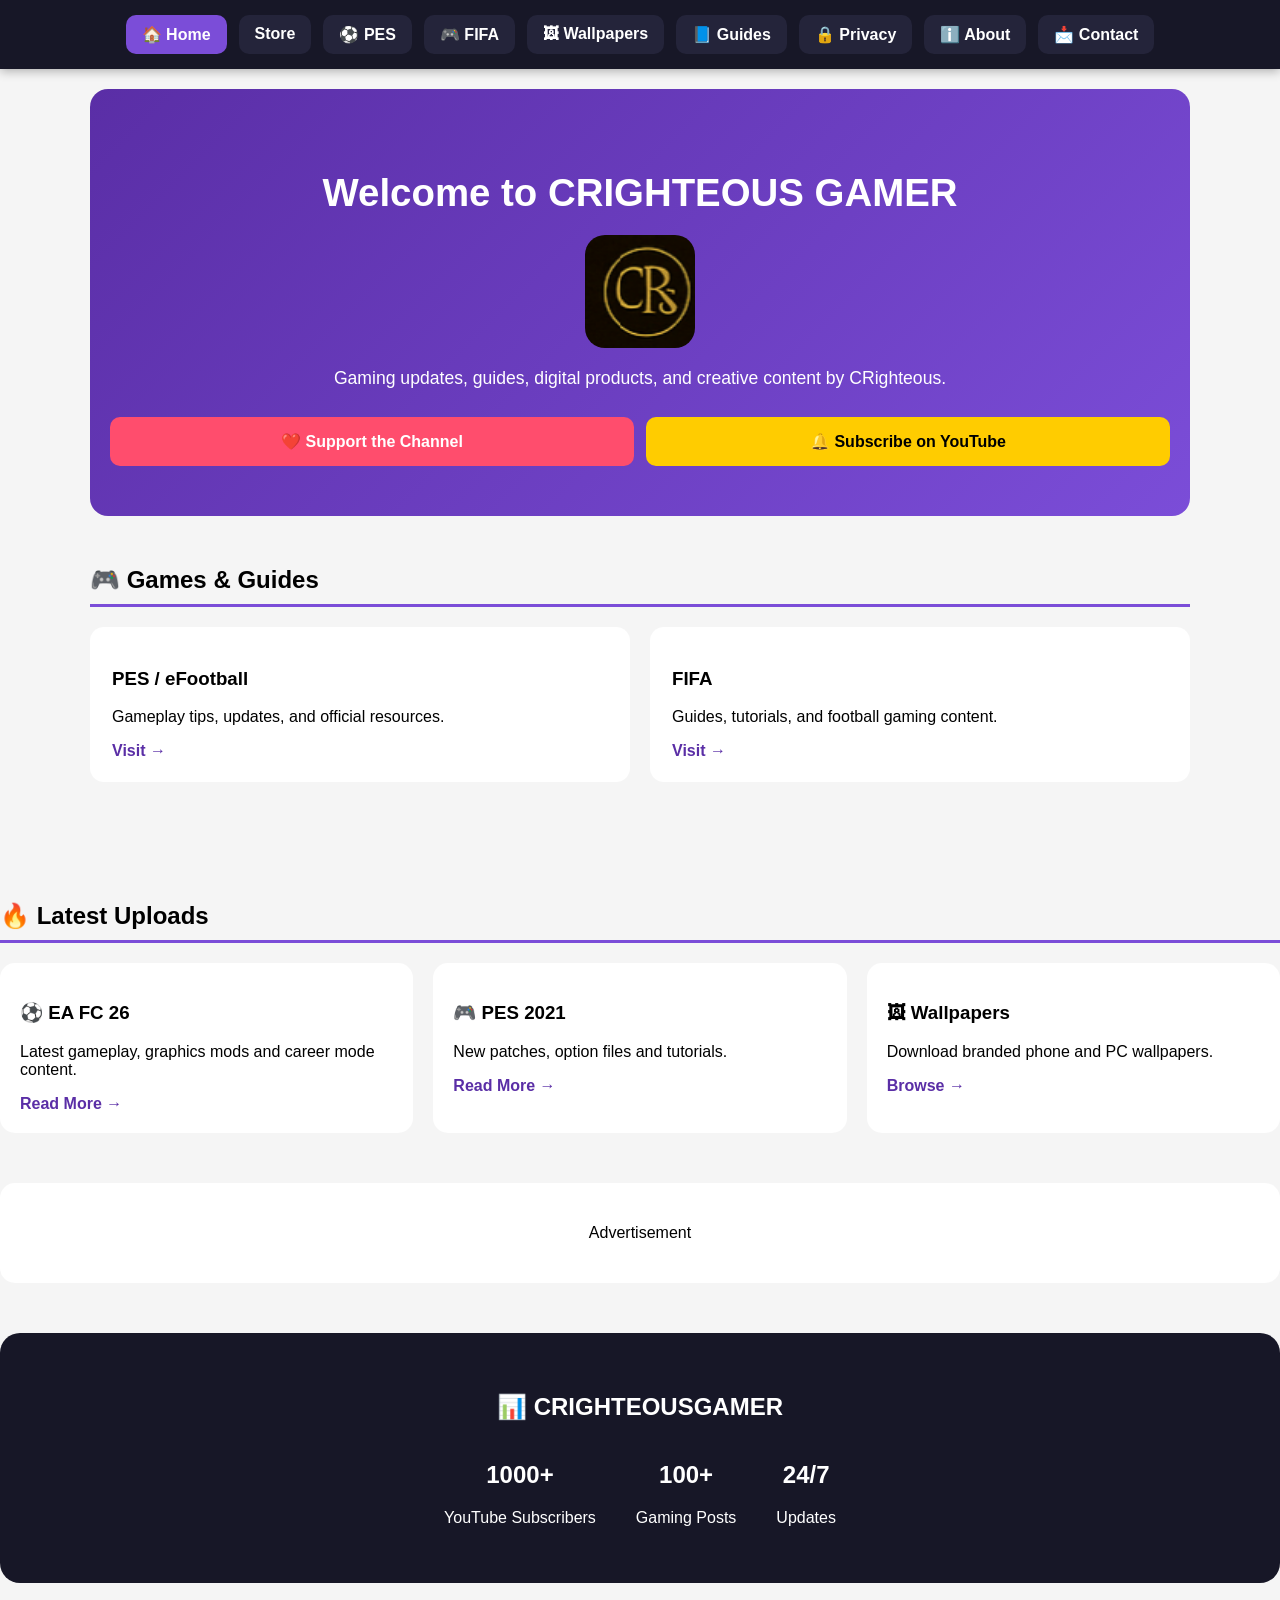
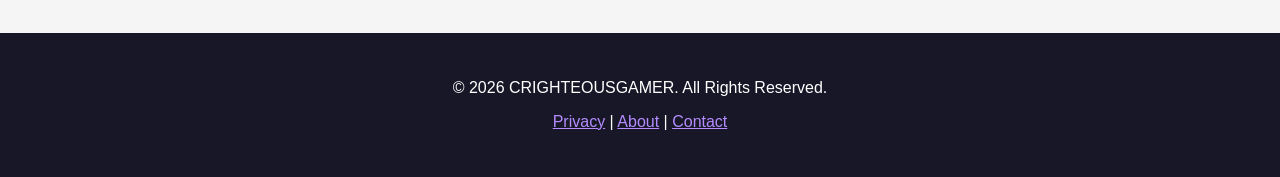
<file: index.html>
<!DOCTYPE html>
<html lang="en">
<head>
  <meta charset="UTF-8">
  <meta name="viewport" content="width=device-width, initial-scale=1.0">
  <title>CRIGHTEOUSGAMER</title>
  <script async src="https://pagead2.googlesyndication.com/pagead/js/adsbygoogle.js?client=ca-pub-1427502108171227"
     crossorigin="anonymous"></script>
</head>

<body style="margin:0;background:#f5f5f5;font-family:Arial,Helvetica,sans-serif;">

  <!-- NAVIGATION MENU -->
<div style="
background:#171727;
padding:15px 10px;
display:flex;
justify-content:center;
flex-wrap:wrap;
gap:12px;
position:sticky;
top:0;
z-index:1000;
box-shadow:0 2px 10px rgba(0,0,0,0.3);
">

  <a href="index.html" style="
  color:white;
  text-decoration:none;
  background:#7b4dd8;
  padding:10px 16px;
  border-radius:10px;
  font-weight:bold;
  ">
  🏠 Home
  </a>
<a href="/Store/" Style="
  color:white;
  text-decoration:none;
  background:#24243a;
  padding:10px 16px;
  border-radius:10px;
  font-weight:bold;
">Store
</a>
  <a href="pes.html" style="
  color:white;
  text-decoration:none;
  background:#24243a;
  padding:10px 16px;
  border-radius:10px;
  font-weight:bold;
  ">
  ⚽ PES
  </a>

  <a href="fifa.html" style="
  color:white;
  text-decoration:none;
  background:#24243a;
  padding:10px 16px;
  border-radius:10px;
  font-weight:bold;
  ">
  🎮 FIFA
  </a>

  <a href="wallpapers.html" style="
  color:white;
  text-decoration:none;
  background:#24243a;
  padding:10px 16px;
  border-radius:10px;
  font-weight:bold;
  ">
  🖼 Wallpapers
  </a>

  <a href="guides.html" style="
  color:white;
  text-decoration:none;
  background:#24243a;
  padding:10px 16px;
  border-radius:10px;
  font-weight:bold;
  ">
  📘 Guides
  </a>

  <a href="privacy.html" style="
  color:white;
  text-decoration:none;
  background:#24243a;
  padding:10px 16px;
  border-radius:10px;
  font-weight:bold;
  ">
  🔒 Privacy
  </a>

  <a href="about.html" style="
  color:white;
  text-decoration:none;
  background:#24243a;
  padding:10px 16px;
  border-radius:10px;
  font-weight:bold;
  ">
  ℹ️ About
  </a>
  <a href="contact.html" style="
color:white;
text-decoration:none;
background:#24243a;
padding:10px 16px;
border-radius:10px;
font-weight:bold;
">
📩 Contact
  </a>

</div>

</div>
  <!-- MAIN CONTENT -->
  <div style="max-width:1100px;margin:auto;padding:20px">

    <!-- HERO -->
    <section style="background:linear-gradient(135deg,#5a2ea6,#7b4dd8);padding:50px 20px;border-radius:18px;text-align:center;color:white">

      <h1 style="font-size:2.4em;margin-bottom:10px">
        Welcome to CRIGHTEOUS GAMER
      </h1>

      <!-- LOGO -->
      <img src="logo.png"
           alt="Logo"
           style="width:110px;
                  border-radius:20px;
                  margin:20px auto;
                  display:block;">

      <p style="font-size:1.1em;max-width:700px;margin:0 auto 28px">
        Gaming updates, guides, digital products,
        and creative content by CRighteous.
      </p>

      <div style="display:flex;flex-wrap:wrap;justify-content:center;gap:12px">

        <a href="https://patreon.com/Crighteousgamer"
           target="_blank"
           style="flex:1 1 240px;
                  padding:15px;
                  background:#ff4d6d;
                  color:white;
                  text-decoration:none;
                  border-radius:10px;
                  font-weight:bold">

          ❤️ Support the Channel

        </a>

        <a href="https://www.youtube.com/@crighteous"
           target="_blank"
           style="flex:1 1 240px;
                  padding:15px;
                  background:#ffcc00;
                  color:black;
                  text-decoration:none;
                  border-radius:10px;
                  font-weight:bold">

          🔔 Subscribe on YouTube

        </a>

      </div>

    </section>

    <!-- GAMES -->
    <section style="margin:50px 0">

      <h2 style="border-bottom:3px solid #7b4dd8;padding-bottom:10px">
        🎮 Games & Guides
      </h2>

      <div style="display:flex;flex-wrap:wrap;gap:20px;margin-top:20px">

        <div style="flex:1 1 300px;background:white;padding:22px;border-radius:14px">

          <h3>PES / eFootball</h3>

          <p>
            Gameplay tips, updates, and official resources.
          </p>

          <a href="pes.html"
             style="font-weight:bold;color:#5a2ea6;text-decoration:none">

            Visit →

          </a>

        </div>

        <div style="flex:1 1 300px;background:white;padding:22px;border-radius:14px">

          <h3>FIFA</h3>

          <p>
            Guides, tutorials, and football gaming content.
          </p>

          <a href="fifa.html"
             style="font-weight:bold;color:#5a2ea6;text-decoration:none">

            Visit →

          </a>

        </div>

      </div>

    </section>

  </div>

</body>
</html>
<section style="margin:50px 0">

<h2 style="border-bottom:3px solid #7b4dd8;padding-bottom:10px">
🔥 Latest Uploads
</h2>

<div style="display:flex;flex-wrap:wrap;gap:20px;margin-top:20px">

<div style="flex:1 1 300px;background:white;padding:20px;border-radius:15px;">
<h3>⚽ EA FC 26</h3>
<p>Latest gameplay, graphics mods and career mode content.</p>
<a href="fifa.html" style="color:#5a2ea6;font-weight:bold;text-decoration:none;">Read More →</a>
</div>

<div style="flex:1 1 300px;background:white;padding:20px;border-radius:15px;">
<h3>🎮 PES 2021</h3>
<p>New patches, option files and tutorials.</p>
<a href="pes.html" style="color:#5a2ea6;font-weight:bold;text-decoration:none;">Read More →</a>
</div>

<div style="flex:1 1 300px;background:white;padding:20px;border-radius:15px;">
<h3>🖼 Wallpapers</h3>
<p>Download branded phone and PC wallpapers.</p>
<a href="wallpapers.html" style="color:#5a2ea6;font-weight:bold;text-decoration:none;">Browse →</a>
</div>

</div>

</section>
<section style="margin:40px 0;background:white;padding:25px;border-radius:15px;text-align:center;">

<p>Advertisement</p>

<!-- Google AdSense code goes here -->

</section>

<section style="margin:50px 0;background:#171727;color:white;padding:40px;border-radius:20px;text-align:center;">

<h2>📊 CRIGHTEOUSGAMER</h2>

<div style="display:flex;justify-content:center;gap:40px;flex-wrap:wrap;margin-top:20px;">

<div>
<h2>1000+</h2>
<p>YouTube Subscribers</p>
</div>

<div>
<h2>100+</h2>
<p>Gaming Posts</p>
</div>

<div>
<h2>24/7</h2>
<p>Updates</p>
</div>

</div>

</section>
<footer style="background:#171727;color:white;text-align:center;padding:30px;margin-top:50px;">

<p>© 2026 CRIGHTEOUSGAMER. All Rights Reserved.</p>

<p>
<a href="privacy.html" style="color:#b58cff;">Privacy</a> |
<a href="about.html" style="color:#b58cff;">About</a> |
<a href="contact.html" style="color:#b58cff;">Contact</a>
</p>

</footer>
</file>
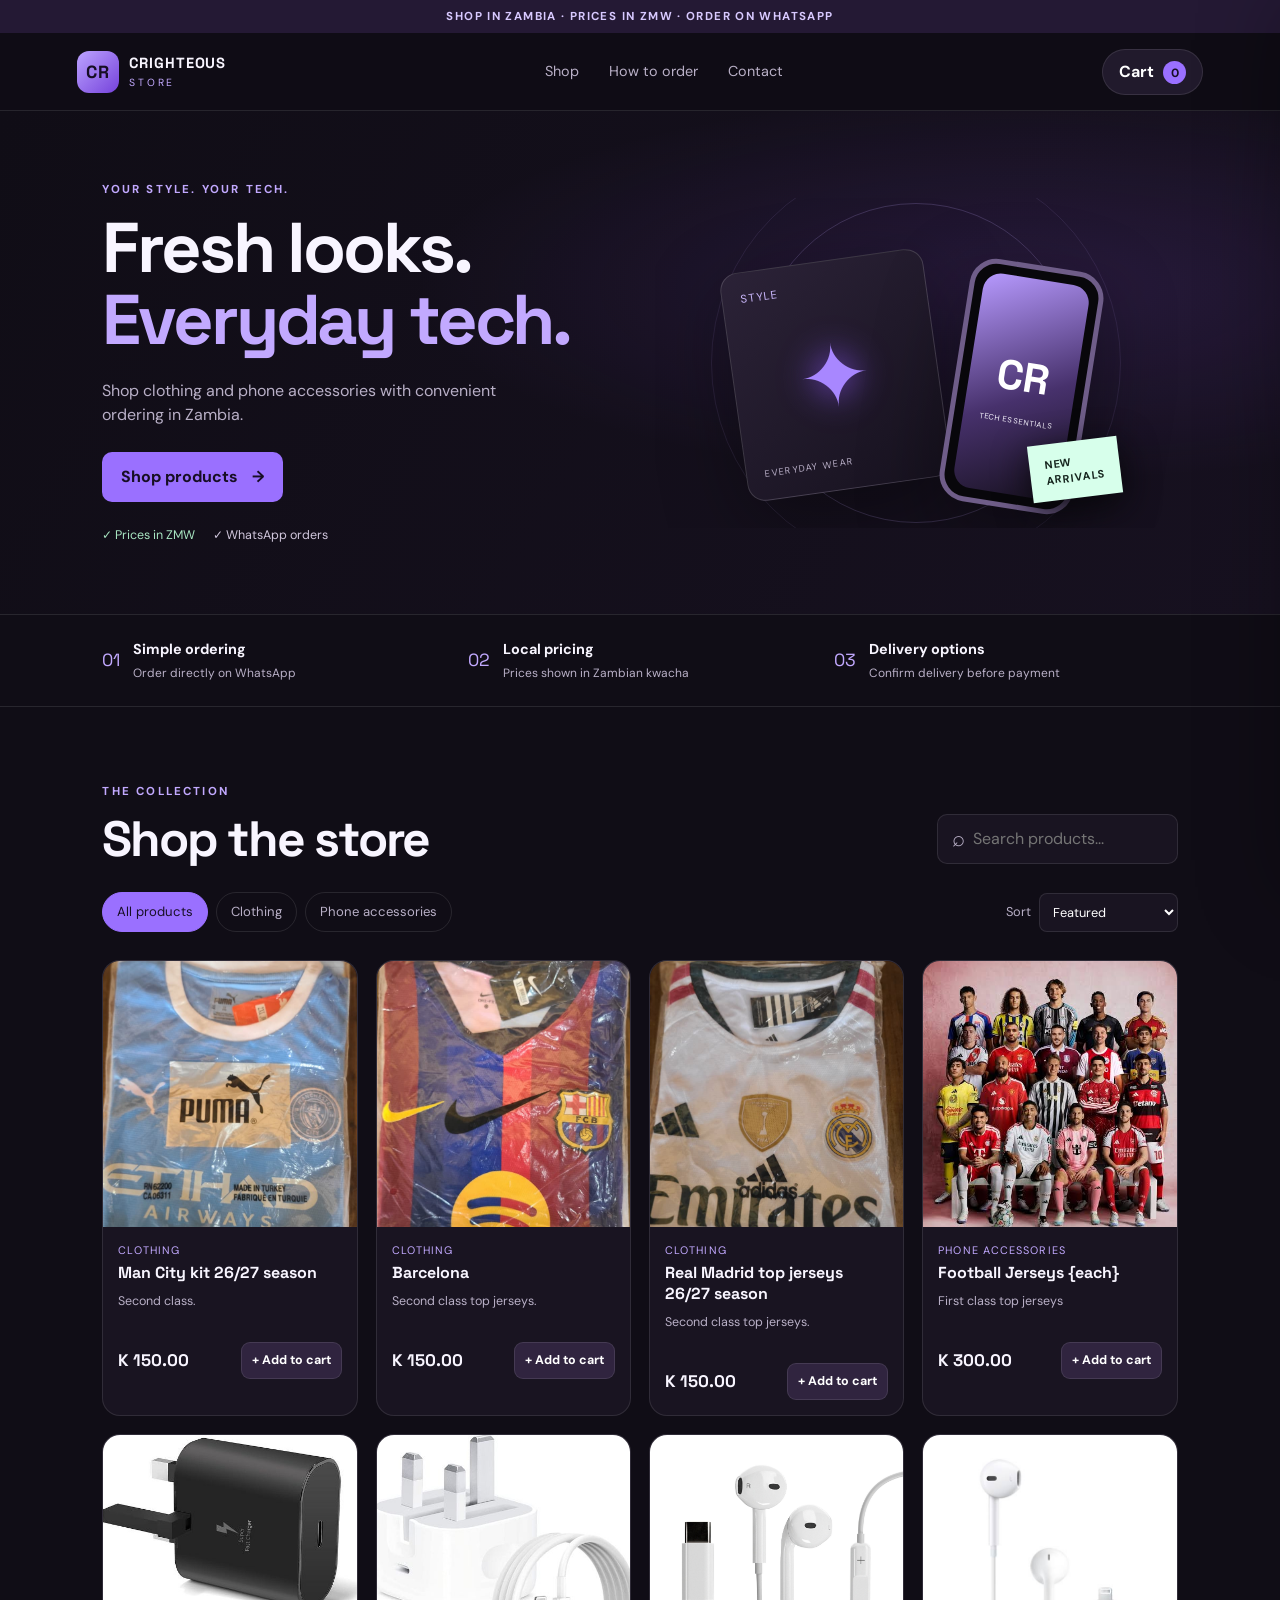
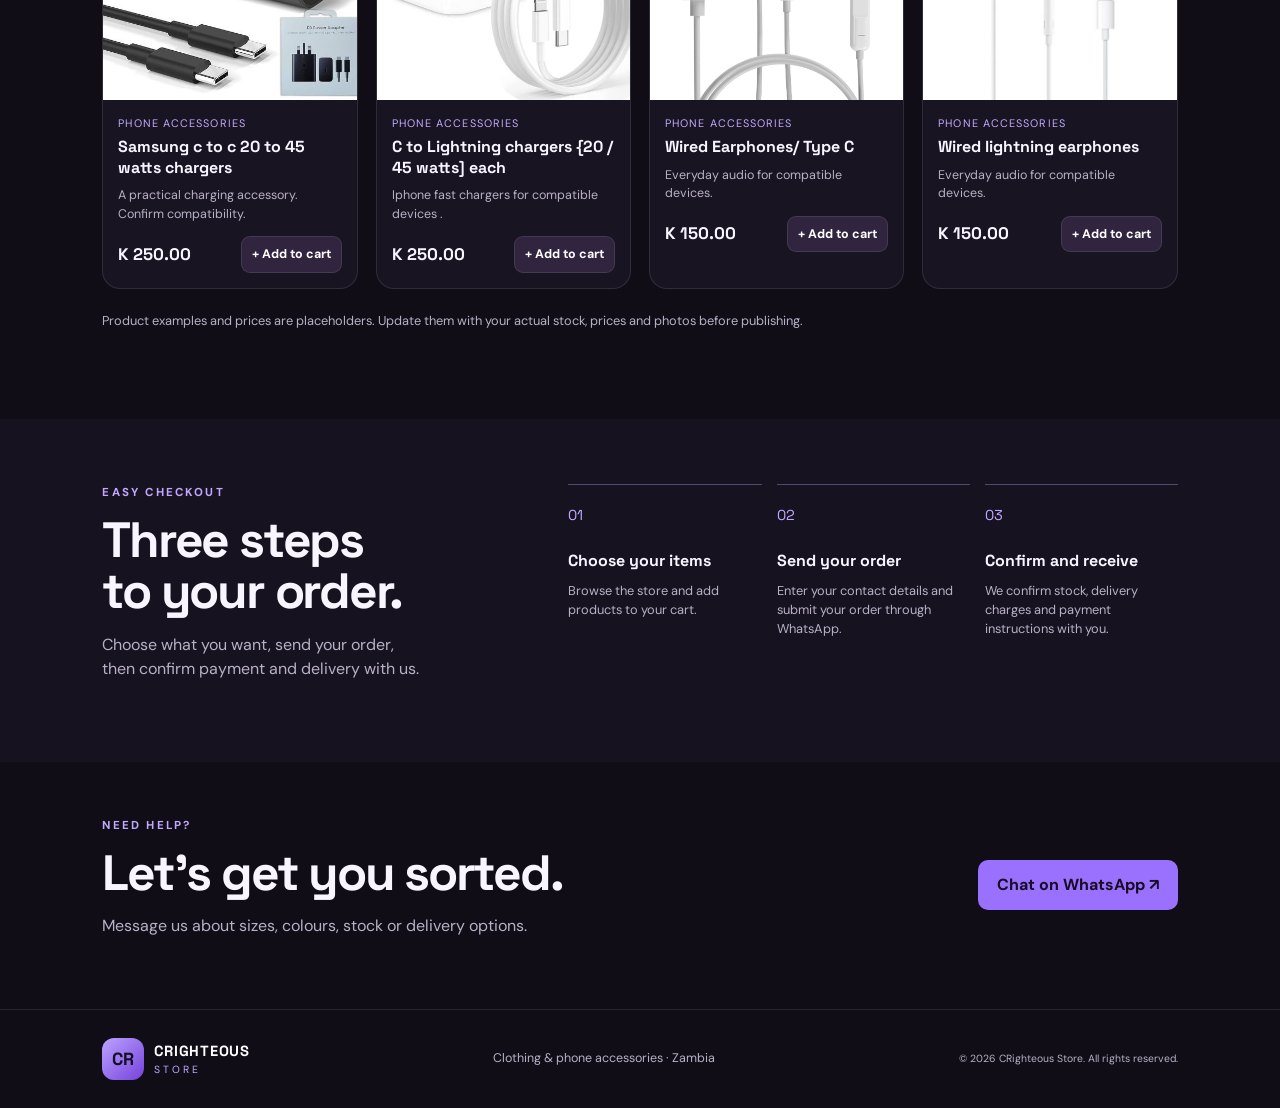
<file: Store/index.html>
<!doctype html>
<html lang="en">
<head>
  <meta charset="utf-8">
  <meta name="viewport" content="width=device-width, initial-scale=1">
  <meta name="theme-color" content="#171222">
  <meta name="description" content="Shop clothing and phone accessories in Zambia at CRighteous Store.">
  <title>CRighteous Store | Clothing & Phone Accessories</title>
  <link rel="stylesheet" href="styles.css">
</head>
<body>
  <div class="announcement">SHOP IN ZAMBIA · PRICES IN ZMW · ORDER ON WHATSAPP</div>
  <header class="site-header">
    <a class="brand" href="index.html" aria-label="CRighteous Store home">
      <span class="brand-mark">CR</span>
      <span><strong>CRIGHTEOUS</strong><small>STORE</small></span>
    </a>
    <nav class="main-nav" aria-label="Main navigation">
      <a href="#shop">Shop</a>
      <a href="#how-to-order">How to order</a>
      <a href="#contact">Contact</a>
    </nav>
    <button class="cart-button" id="open-cart" type="button" aria-label="Open shopping cart">
      Cart <span id="cart-count">0</span>
    </button>
  </header>

  <main>
    <section class="hero">
      <div class="hero-content">
        <p class="eyebrow">YOUR STYLE. YOUR TECH.</p>
        <h1>Fresh looks.<br><span>Everyday tech.</span></h1>
        <p>Shop clothing and phone accessories with convenient ordering in Zambia.</p>
        <a class="primary-button" href="#shop">Shop products <span aria-hidden="true">→</span></a>
        <div class="hero-points"><span>✓ Prices in ZMW</span><span>✓ WhatsApp orders</span></div>
      </div>
      <div class="hero-art" aria-label="Fashion and tech store graphic">
        <div class="orbit orbit-one"></div><div class="orbit orbit-two"></div>
        <div class="art-card art-shirt"><span>STYLE</span><div class="shirt-icon">✦</div><small>EVERYDAY WEAR</small></div>
        <div class="art-card art-phone"><div class="phone-screen"><span>CR</span><i>TECH ESSENTIALS</i></div></div>
        <div class="art-tag">NEW<br>ARRIVALS</div>
      </div>
    </section>

    <section class="trust-strip" aria-label="Store features">
      <div><span>01</span><p><strong>Simple ordering</strong><small>Order directly on WhatsApp</small></p></div>
      <div><span>02</span><p><strong>Local pricing</strong><small>Prices shown in Zambian kwacha</small></p></div>
      <div><span>03</span><p><strong>Delivery options</strong><small>Confirm delivery before payment</small></p></div>
    </section>

    <section class="shop-section" id="shop">
      <div class="section-heading">
        <div><p class="eyebrow">THE COLLECTION</p><h2>Shop the store</h2></div>
        <label class="search-box"><span class="sr-only">Search products</span><span aria-hidden="true">⌕</span><input id="search-input" type="search" placeholder="Search products..."></label>
      </div>
      <div class="shop-controls">
        <div class="category-tabs" role="group" aria-label="Filter products">
          <button class="category-tab active" data-category="All" type="button">All products</button>
          <button class="category-tab" data-category="Clothing" type="button">Clothing</button>
          <button class="category-tab" data-category="Phone accessories" type="button">Phone accessories</button>
        </div>
        <label class="sort-label">Sort
          <select id="sort-select">
            <option value="featured">Featured</option>
            <option value="low-high">Price: low to high</option>
            <option value="high-low">Price: high to low</option>
            <option value="name">Name A–Z</option>
          </select>
        </label>
      </div>
      <div class="product-grid" id="product-grid" aria-live="polite"></div>
      <p class="empty-state" id="empty-state" hidden>No products match your search. Try another word.</p>
      <p class="stock-note">Product examples and prices are placeholders. Update them with your actual stock, prices and photos before publishing.</p>
    </section>

    <section class="how-section" id="how-to-order">
      <div class="how-intro"><p class="eyebrow">EASY CHECKOUT</p><h2>Three steps<br>to your order.</h2><p>Choose what you want, send your order, then confirm payment and delivery with us.</p></div>
      <div class="steps">
        <article><span>01</span><h3>Choose your items</h3><p>Browse the store and add products to your cart.</p></article>
        <article><span>02</span><h3>Send your order</h3><p>Enter your contact details and submit your order through WhatsApp.</p></article>
        <article><span>03</span><h3>Confirm and receive</h3><p>We confirm stock, delivery charges and payment instructions with you.</p></article>
      </div>
    </section>

    <section class="contact-section" id="contact">
      <div><p class="eyebrow">NEED HELP?</p><h2>Let's get you sorted.</h2><p>Message us about sizes, colours, stock or delivery options.</p></div>
      <a class="primary-button" id="contact-whatsapp" href="#" target="_blank" rel="noopener">Chat on WhatsApp ↗</a>
    </section>
  </main>

  <footer class="site-footer">
    <a class="brand footer-brand" href="#"><span class="brand-mark">CR</span><span><strong>CRIGHTEOUS</strong><small>STORE</small></span></a>
    <p>Clothing & phone accessories · Zambia</p>
    <small>© <span id="year"></span> CRighteous Store. All rights reserved.</small>
  </footer>

  <div class="cart-backdrop" id="cart-backdrop" hidden></div>
  <aside class="cart-drawer" id="cart-drawer" aria-label="Shopping cart" aria-hidden="true">
    <div class="cart-header"><div><p class="eyebrow">YOUR SELECTION</p><h2>Your cart</h2></div><button id="close-cart" class="icon-button" type="button" aria-label="Close cart">×</button></div>
    <div class="cart-items" id="cart-items"></div>
    <div class="cart-bottom">
      <div class="cart-total"><span>Subtotal</span><strong id="cart-subtotal">K0</strong></div>
      <p>Delivery charges and final stock confirmation are handled with you before payment.</p>
      <button class="primary-button full-button" id="checkout-button" type="button">Continue to checkout →</button>
      <button class="text-button" id="continue-shopping" type="button">Continue shopping</button>
    </div>
  </aside>

  <dialog id="checkout-dialog" class="checkout-dialog">
    <form id="checkout-form">
      <div class="dialog-header"><div><p class="eyebrow">ALMOST THERE</p><h2>Order details</h2></div><button class="icon-button" id="close-checkout" type="button" aria-label="Close checkout">×</button></div>
      <p class="form-note">Your order will open in WhatsApp for you to send. Nothing is paid automatically on this website.</p>
      <label>Full name<input name="customerName" autocomplete="name" required maxlength="100" placeholder="Your name"></label>
      <label>Phone number<input name="phone" autocomplete="tel" type="tel" required maxlength="30" placeholder="+260..."></label>
      <label>Delivery area / address<textarea name="address" required maxlength="400" rows="2" placeholder="Town, area and delivery details"></textarea></label>
      <label>Preferred payment
        <select name="payment" required>
          <option value="MTN MoMo">MTN MoMo</option>
          <option value="Airtel Money">Airtel Money</option>
          <option value="Zamtel Kwacha">Zamtel Kwacha</option>
          <option value="Cash on delivery / collection (if available)">Cash on delivery / collection (if available)</option>
          <option value="Ask me about payment options">Ask me about payment options</option>
        </select>
      </label>
      <label>Extra notes (optional)<textarea name="notes" maxlength="300" rows="2" placeholder="Size, colour, or other requests"></textarea></label>
      <div class="dialog-total"><span>Cart subtotal</span><strong id="checkout-subtotal">K0</strong></div>
      <button class="primary-button full-button" type="submit">Send order on WhatsApp ↗</button>
      <p class="privacy-note">Only submit details you are comfortable sharing with the store.</p>
    </form>
  </dialog>
  <div class="toast" id="toast" role="status" aria-live="polite"></div>
  <script src="products.js"></script>
  <script src="script.js"></script>
</body>
</html>
</file>
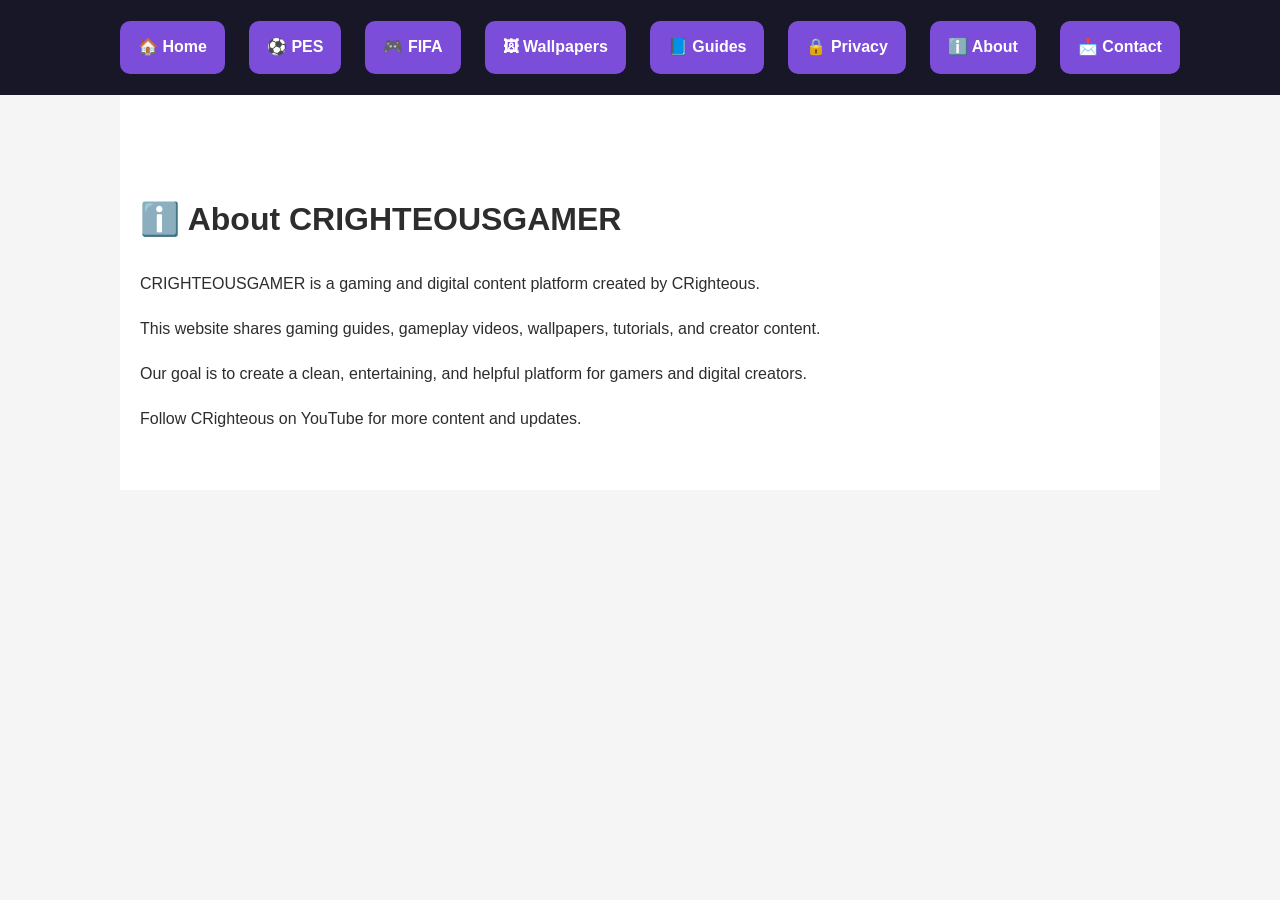
<file: about.html>
<!DOCTYPE html>
<html>
<head>
  <title>About - CRIGHTEOUSGAMER</title>

  <meta name="viewport" content="width=device-width, initial-scale=1.0">

  <style>

    body{
      margin:0;
      background:#f5f5f5;
      font-family:Arial,Helvetica,sans-serif;
      color:#2d2d2d;
      line-height:1.8;
    }

    .btn{
      display:inline-block;
      margin:6px;
      background:#7b4dd8;
      color:white;
      padding:12px 18px;
      border-radius:10px;
      text-decoration:none;
      font-weight:bold;
    }

  </style>

</head>

<body>

<!-- MENU -->
<div style="
background:#171727;
padding:15px 10px;
display:flex;
justify-content:center;
flex-wrap:wrap;
gap:12px;
position:fixed;
top:0;
left:0;
width:100%;
z-index:1000;
">

  <a href="index.html" class="btn">🏠 Home</a>
  <a href="pes.html" class="btn">⚽ PES</a>
  <a href="fifa.html" class="btn">🎮 FIFA</a>
  <a href="wallpapers.html" class="btn">🖼 Wallpapers</a>
  <a href="guides.html" class="btn">📘 Guides</a>
  <a href="privacy.html" class="btn">🔒 Privacy</a>
  <a href="about.html" class="btn">ℹ️ About</a>
  <a href="contact.html" class="btn">📩 Contact</a>

</div>

<!-- CONTENT -->
<div style="max-width:1000px;margin:auto;padding:170px 20px 40px 20px;background:white">

  <h1>ℹ️ About CRIGHTEOUSGAMER</h1>

  <p>
    CRIGHTEOUSGAMER is a gaming and digital content platform
    created by CRighteous.
  </p>

  <p>
    This website shares gaming guides,
    gameplay videos, wallpapers,
    tutorials, and creator content.
  </p>

  <p>
    Our goal is to create a clean,
    entertaining, and helpful platform
    for gamers and digital creators.
  </p>

  <p>
    Follow CRighteous on YouTube
    for more content and updates.
  </p>

</div>

</body>
</html>
</file>
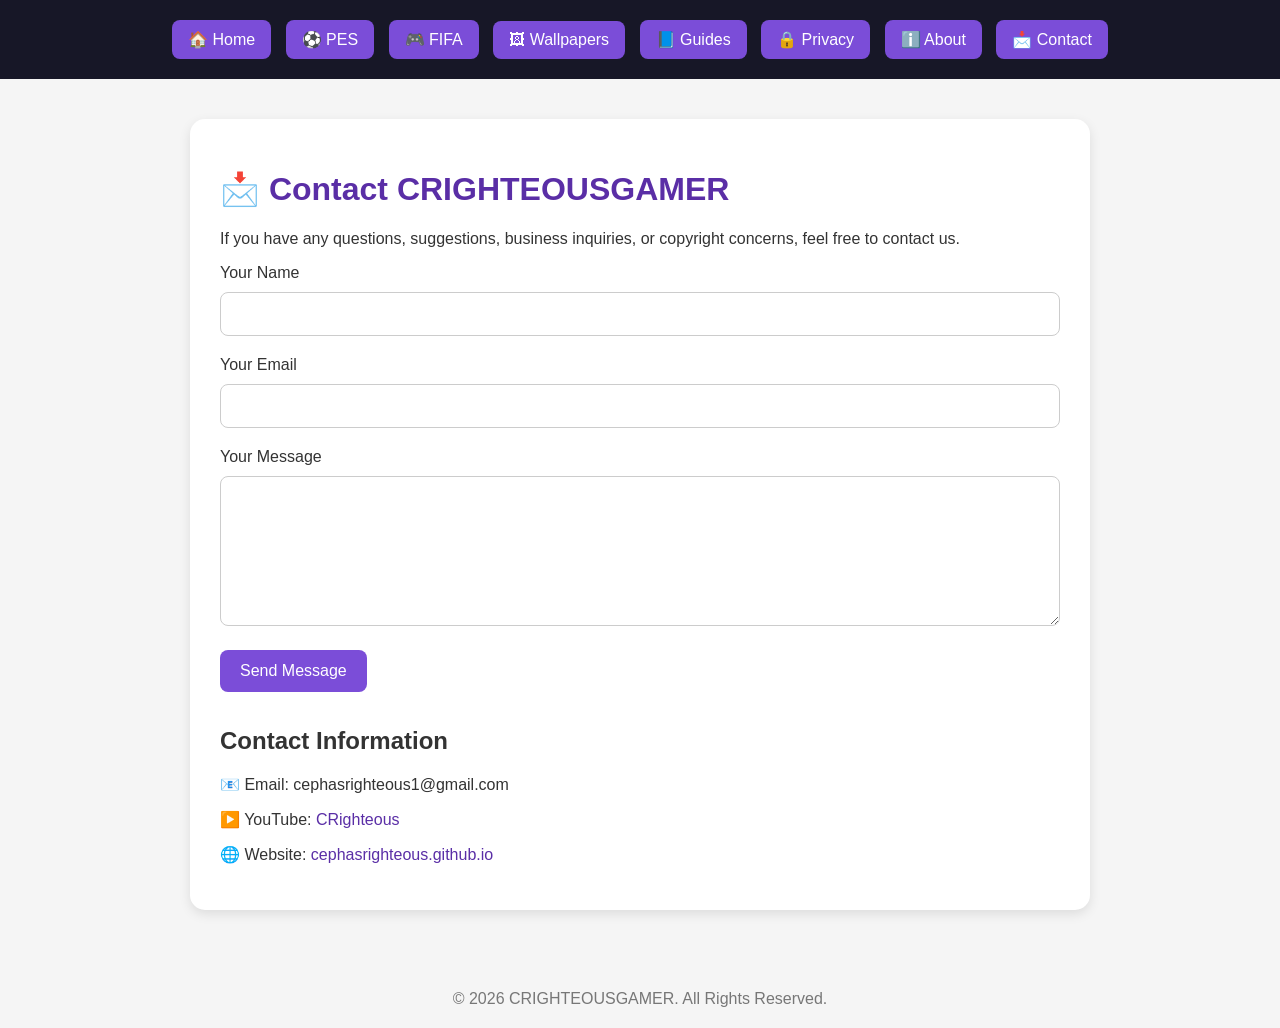
<file: contact.html>
<!DOCTYPE html>
<html lang="en">
<head>
<meta charset="UTF-8">
<meta name="viewport" content="width=device-width, initial-scale=1.0">
<title>Contact - CRIGHTEOUSGAMER</title>

<style>

body{
    margin:0;
    font-family:Arial,Helvetica,sans-serif;
    background:#f5f5f5;
    color:#333;
}

.nav{
    background:#171727;
    padding:15px;
    text-align:center;
    position:sticky;
    top:0;
}

.nav a{
    display:inline-block;
    margin:5px;
    padding:10px 16px;
    background:#7b4dd8;
    color:#fff;
    text-decoration:none;
    border-radius:8px;
}

.nav a:hover{
    background:#5a2ea6;
}

.container{
    max-width:900px;
    margin:auto;
    padding:40px 20px;
}

.card{
    background:#fff;
    border-radius:15px;
    padding:30px;
    box-shadow:0 4px 12px rgba(0,0,0,.1);
}

h1{
    color:#5a2ea6;
}

input,
textarea{
    width:100%;
    padding:12px;
    margin:10px 0 20px;
    border:1px solid #ccc;
    border-radius:8px;
    font-size:16px;
    box-sizing:border-box;
}

textarea{
    height:150px;
}

button{
    background:#7b4dd8;
    color:white;
    border:none;
    padding:12px 20px;
    border-radius:8px;
    cursor:pointer;
    font-size:16px;
}

button:hover{
    background:#5a2ea6;
}

.info{
    margin-top:35px;
}

.info a{
    color:#5a2ea6;
    text-decoration:none;
}

.footer{
    text-align:center;
    color:#777;
    margin:40px 0 20px;
}

</style>
</head>

<body>

<div class="nav">

<a href="index.html">🏠 Home</a>
<a href="pes.html">⚽ PES</a>
<a href="fifa.html">🎮 FIFA</a>
<a href="wallpapers.html">🖼 Wallpapers</a>
<a href="guides.html">📘 Guides</a>
<a href="privacy.html">🔒 Privacy</a>
<a href="about.html">ℹ️ About</a>
<a href="contact.html">📩 Contact</a>

</div>

<div class="container">

<div class="card">

<h1>📩 Contact CRIGHTEOUSGAMER</h1>

<p>
If you have any questions, suggestions, business inquiries, or copyright concerns, feel free to contact us.
</p>

<form action="mailto:YOUR_EMAIL@gmail.com" method="post" enctype="text/plain">

<label>Your Name</label>
<input type="text" name="Name" required>

<label>Your Email</label>
<input type="email" name="Email" required>

<label>Your Message</label>
<textarea name="Message" required></textarea>

<button type="submit">Send Message</button>

</form>

<div class="info">

<h2>Contact Information</h2>

<p>📧 Email: cephasrighteous1@gmail.com</p>

<p>▶️ YouTube:
<a href="https://www.youtube.com/@CRighteous" target="_blank">
CRighteous
</a>
</p>

<p>🌐 Website:
<a href="https://cephasrighteous.github.io" target="_blank">
cephasrighteous.github.io
</a>
</p>

</div>

</div>

</div>

<div class="footer">
© 2026 CRIGHTEOUSGAMER. All Rights Reserved.
</div>

</body>
</html>
</file>
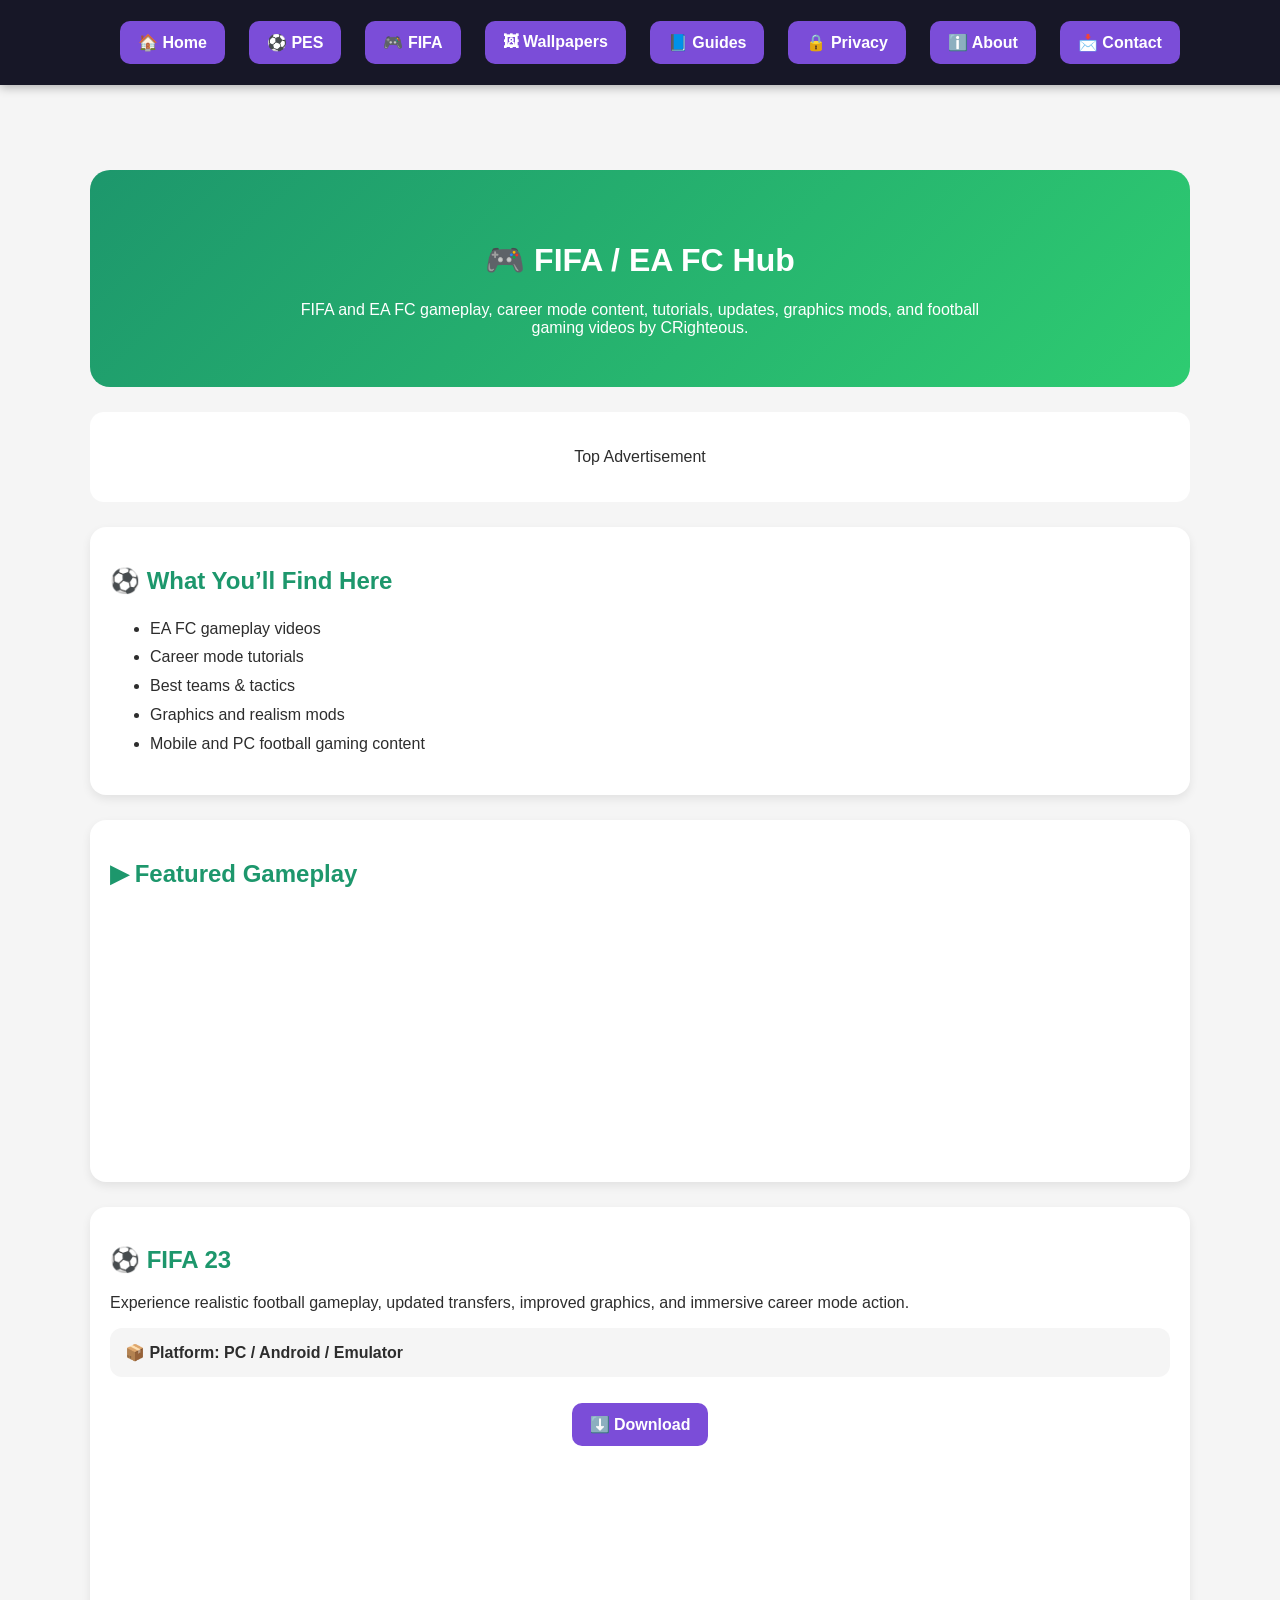
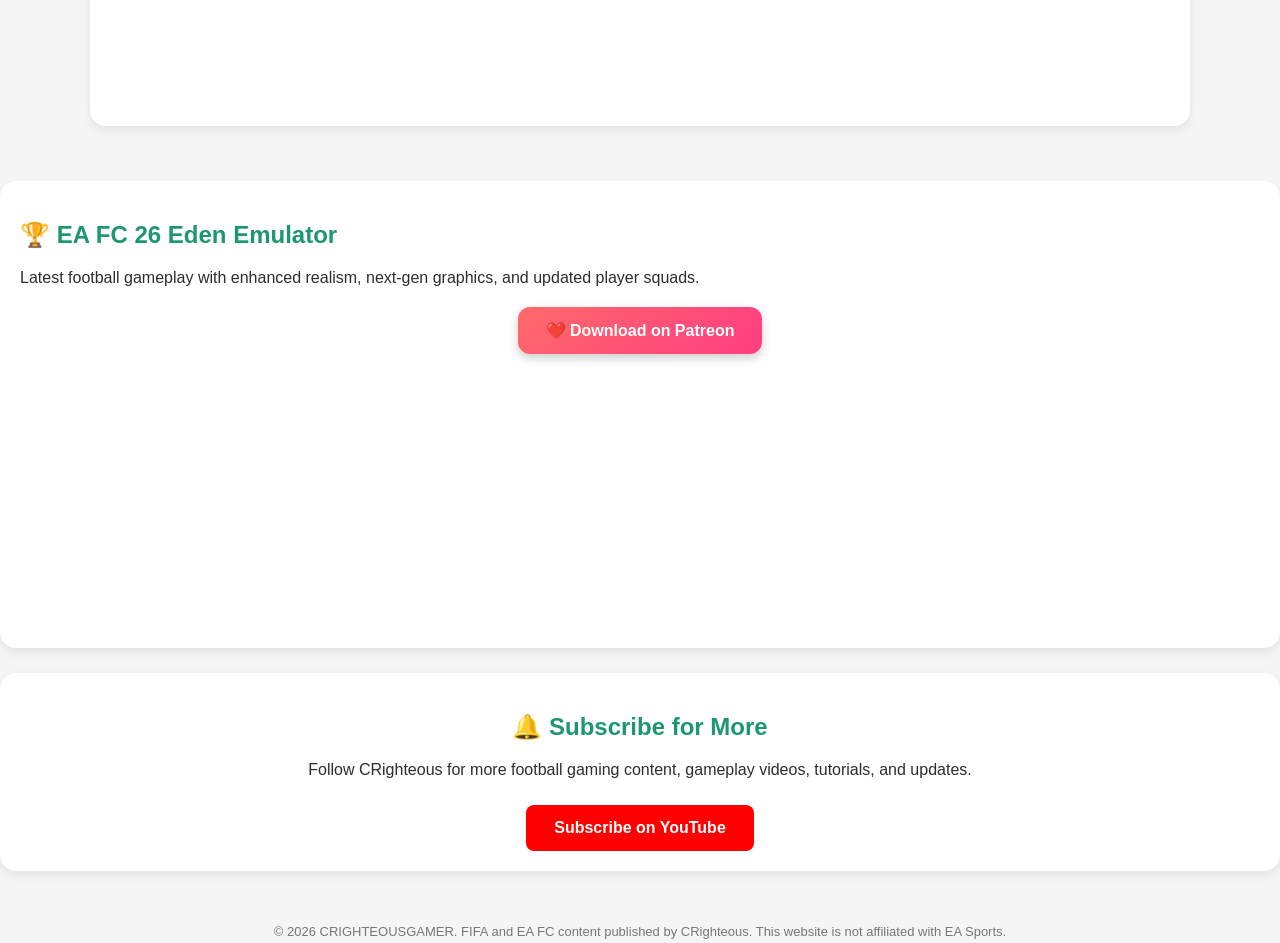
<file: fifa.html>
<!DOCTYPE html>
<html>
<head>
  <title>FIFA - CRIGHTEOUSGAMER</title>

  <meta name="viewport" content="width=device-width, initial-scale=1.0">

  <style>

    body{
      margin:0;
      background:#f5f5f5;
      font-family:Arial,Helvetica,sans-serif;
      color:#2d2d2d;
    }

    .btn{
      display:inline-block;
      margin:6px;
      background:#7b4dd8;
      color:white;
      padding:12px 18px;
      border-radius:10px;
      text-decoration:none;
      font-weight:bold;
    }

    .card{
      background:white;
      border-radius:16px;
      padding:20px;
      margin-top:25px;
      box-shadow:0 4px 10px rgba(0,0,0,0.08);
    }

  </style>

</head>

<body>

<!-- NAVIGATION MENU -->
<div style="
background:#171727;
padding:15px 10px;
display:flex;
justify-content:center;
flex-wrap:wrap;
gap:12px;
position:fixed;
top:0;
left:0;
width:100%;
z-index:1000;
box-shadow:0 2px 10px rgba(0,0,0,0.3);
">

  <a href="index.html" class="btn">🏠 Home</a>
  <a href="pes.html" class="btn">⚽ PES</a>
  <a href="fifa.html" class="btn">🎮 FIFA</a>
  <a href="wallpapers.html" class="btn">🖼 Wallpapers</a>
  <a href="guides.html" class="btn">📘 Guides</a>
  <a href="privacy.html" class="btn">🔒 Privacy</a>
  <a href="about.html" class="btn">ℹ️ About</a>
  <a href="contact.html" class="btn">📩 Contact</a>

</div>

<!-- MAIN CONTENT -->
<div style="max-width:1100px;margin:auto;padding:170px 20px 30px 20px">

  <!-- HERO -->
  <div style="
  background:linear-gradient(135deg,#1d976c,#2ecc71);
  padding:50px 20px;
  border-radius:20px;
  text-align:center;
  color:white;
  ">

    <h1>🎮 FIFA / EA FC Hub</h1>

    <p style="max-width:700px;margin:auto">
      FIFA and EA FC gameplay, career mode content,
      tutorials, updates, graphics mods, and football gaming videos by CRighteous.
    </p>

  </div>

  <!-- TOP AD -->
  <div style="
  margin:25px 0;
  background:white;
  padding:20px;
  border-radius:14px;
  text-align:center;
  ">

    <!-- ADSENSE CODE HERE -->

    <p>Top Advertisement</p>

  </div>

  <!-- WHAT YOU'LL FIND -->
  <div class="card">

    <h2 style="color:#1d976c">
      ⚽ What You’ll Find Here
    </h2>

    <ul style="line-height:1.8">
      <li>EA FC gameplay videos</li>
      <li>Career mode tutorials</li>
      <li>Best teams & tactics</li>
      <li>Graphics and realism mods</li>
      <li>Mobile and PC football gaming content</li>
    </ul>

  </div>

  <!-- FEATURED VIDEO -->
  <div class="card">

    <h2 style="color:#1d976c">
      ▶ Featured Gameplay
    </h2>

    <div style="
    margin-top:20px;
    border-radius:14px;
    overflow:hidden;
    ">

      <iframe
        width="100%"
        height="250"
        src="https://www.youtube.com/embed/YOUR_VIDEO_ID"
        title="YouTube video player"
        frameborder="0"
        allowfullscreen>
      </iframe>

    </div>

  </div>

  <!-- FIFA 23 -->
  <div class="card">

    <h2 style="color:#1d976c">
      ⚽ FIFA 23
    </h2>

    <p>
      Experience realistic football gameplay,
      updated transfers, improved graphics,
      and immersive career mode action.
    </p>

    <div style="
    margin-top:15px;
    background:#f5f5f5;
    padding:15px;
    border-radius:12px;
    font-weight:bold;
    ">

      📦 Platform: PC / Android / Emulator

    </div>

    <div style="
    margin-top:20px;
    text-align:center;
    ">

      <a class="btn"
         href="#">

         ⬇️ Download

      </a>

    </div>

     <iframe
        width="100%"
        height="250"
        src="https://www.youtube.com/embed/1GDm9B3I-fI"
        title="YouTube video player"
        frameborder="0"
        allowfullscreen>
      </iframe>

    </div>

    
  </div>

  <!-- EA FC -->
  <div class="card">

    <h2 style="color:#1d976c">
      🏆 EA FC 26 Eden Emulator 
    </h2>

    <p>
      Latest football gameplay with enhanced realism,
      next-gen graphics, and updated player squads.

           <div style="
margin-top:20px;
text-align:center;
">

  <a href="https://www.patreon.com/Crighteousgamer"
     target="_blank"
     style="
     display:inline-block;
     padding:14px 28px;
     background:linear-gradient(135deg,#ff6a6a,#ff3d81);
     color:white;
     font-weight:bold;
     text-decoration:none;
     border-radius:12px;
     box-shadow:0 4px 10px rgba(0,0,0,0.2);
     ">

     ❤️ Download on Patreon

  </a>

           </div>
    
 <div style="
margin-top:20px;
border-radius:14px;
overflow:hidden;
">

  <iframe
    width="100%"
    height="250"
    src="https://www.youtube.com/embed/LbLRxFvwInE"
    title="YouTube video player"
    frameborder="0"
    allowfullscreen>
  </iframe>

 </div>

  </div>

  <!-- SUBSCRIBE -->
  <div class="card" style="text-align:center">

    <h2 style="color:#1d976c">
      🔔 Subscribe for More
    </h2>

    <p>
      Follow CRighteous for more football gaming content,
      gameplay videos, tutorials, and updates.
    </p>

    <a href="https://www.youtube.com/@crighteous?sub_confirmation=1"
       target="_blank"
       style="
       display:inline-block;
       margin-top:10px;
       padding:14px 28px;
       background:#ff0000;
       color:white;
       font-weight:bold;
       text-decoration:none;
       border-radius:8px;
       ">

       Subscribe on YouTube

    </a>

  </div>

  <!-- COPYRIGHT -->
  <div style="
  margin-top:50px;
  font-size:13px;
  color:#777;
  text-align:center;
  line-height:1.7;
  ">

    © 2026 CRIGHTEOUSGAMER.
    FIFA and EA FC content published by CRighteous.
    This website is not affiliated with EA Sports.

  </div>

</div>

</body>
</html>
</file>
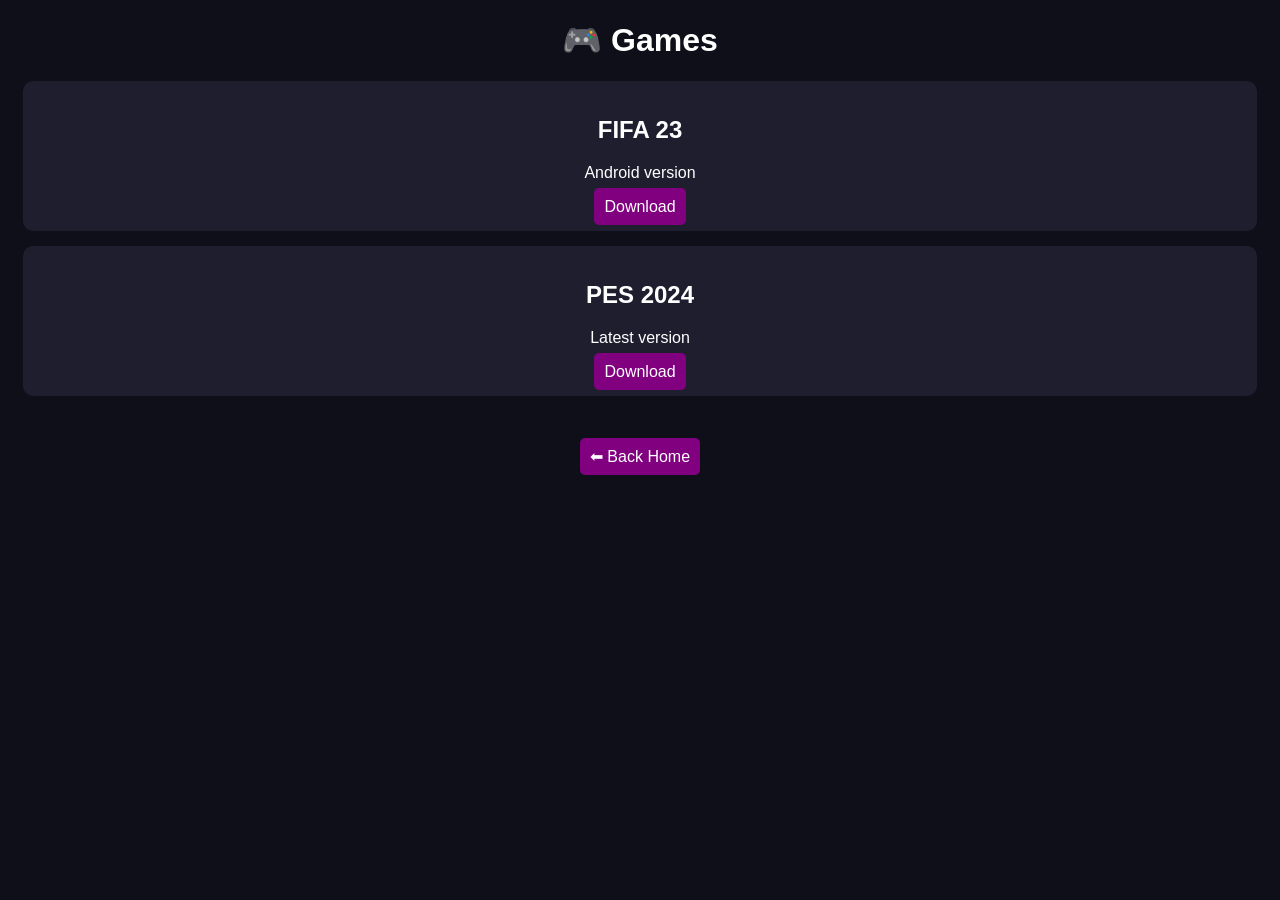
<file: games.html>
<!DOCTYPE html>
<html>
<head>
<title>Games - CRIGHTEOUSGAMER</title>
<meta name="viewport" content="width=device-width, initial-scale=1.0">
<style>
body { background:#0f0f1a; color:white; font-family:Arial; text-align:center; }
a { color:white; text-decoration:none; background:purple; padding:10px; border-radius:5px; }
.card { background:#1e1e2f; margin:15px; padding:15px; border-radius:10px; }
</style>
</head>

<body>

<h1>🎮 Games</h1>

<div class="card">
<h2>FIFA 23</h2>
<p>Android version</p>
<a href="#">Download</a>
</div>

<div class="card">
<h2>PES 2024</h2>
<p>Latest version</p>
<a href="#">Download</a>
</div>

<br><br>
<a href="index.html">⬅ Back Home</a>

</body>
</html>
</file>
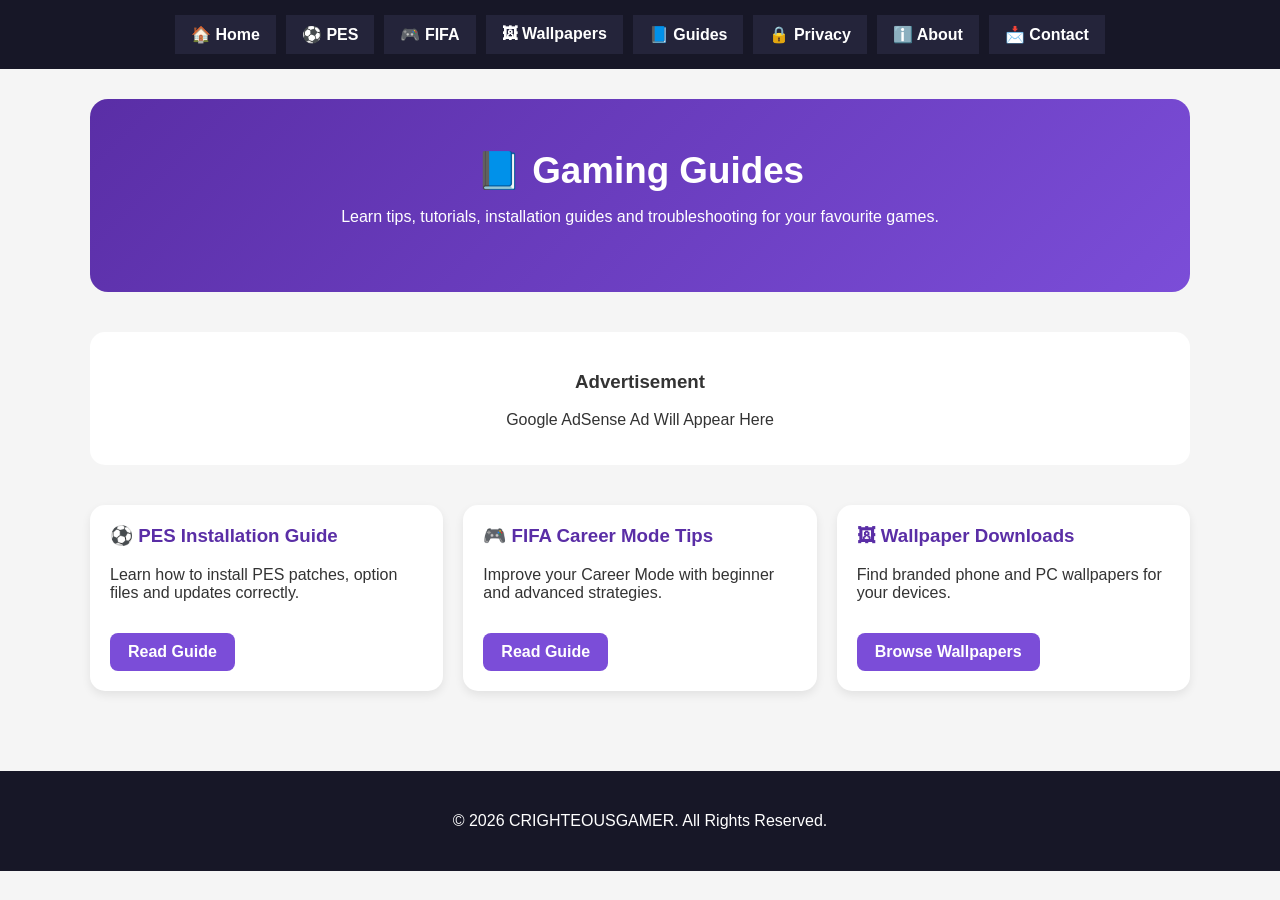
<file: guides.html>
<!DOCTYPE html>
<html lang="en">
<head>

<meta charset="UTF-8">
<meta name="viewport" content="width=device-width, initial-scale=1.0">

<title>Guides - CRIGHTEOUSGAMER</title>

<style>

body{
margin:0;
font-family:Arial,Helvetica,sans-serif;
background:#f5f5f5;
color:#333;
}

.nav{
background:#171727;
padding:15px;
display:flex;
justify-content:center;
flex-wrap:wrap;
gap:10px;
position:sticky;
top:0;
z-index:1000;
}

.nav a{
color:white;
text-decoration:none;
background:#24243a;
padding:10px 16px;lĺ
border-radius:10px;
font-weight:bold;
}

.nav a:hover{
background:#7b4dd8;
}

.container{
max-width:1100px;
margin:auto;
padding:30px 20px;
}

.hero{
background:linear-gradient(135deg,#5a2ea6,#7b4dd8);
color:white;
padding:50px 20px;
border-radius:18px;
text-align:center;
}

.hero h1{
margin:0;
font-size:2.3em;
}

.grid{
display:grid;
grid-template-columns:repeat(auto-fit,minmax(300px,1fr));
gap:20px;
margin-top:30px;
}

.card{
background:white;
padding:20px;
border-radius:15px;
box-shadow:0 4px 10px rgba(0,0,0,.08);
}

.card h3{
color:#5a2ea6;
margin-top:0;
}

.button{
display:inline-block;
margin-top:15px;
background:#7b4dd8;
color:white;
padding:10px 18px;
border-radius:8px;
text-decoration:none;
font-weight:bold;
}

.ads{
background:white;
padding:20px;
border-radius:15px;
margin:40px 0;
text-align:center;
}

.footer{
margin-top:50px;
background:#171727;
color:white;
padding:25px;
text-align:center;
}

</style>

</head>

<body>

<div class="nav">

<a href="index.html">🏠 Home</a>
<a href="pes.html">⚽ PES</a>
<a href="fifa.html">🎮 FIFA</a>
<a href="wallpapers.html">🖼 Wallpapers</a>
<a href="guides.html">📘 Guides</a>
<a href="privacy.html">🔒 Privacy</a>
<a href="about.html">ℹ️ About</a>
<a href="contact.html">📩 Contact</a>

</div>

<div class="container">

<div class="hero">

<h1>📘 Gaming Guides</h1>

<p>
Learn tips, tutorials, installation guides and troubleshooting for your favourite games.
</p>

</div>

<div class="ads">

<h3>Advertisement</h3>

<p>Google AdSense Ad Will Appear Here</p>

</div>

<div class="grid">

<div class="card">

<h3>⚽ PES Installation Guide</h3>

<p>
Learn how to install PES patches, option files and updates correctly.
</p>

<a href="pes.html" class="button">Read Guide</a>

</div>

<div class="card">

<h3>🎮 FIFA Career Mode Tips</h3>

<p>
Improve your Career Mode with beginner and advanced strategies.
</p>

<a href="fifa.html" class="button">Read Guide</a>

</div>

<div class="card">

<h3>🖼 Wallpaper Downloads</h3>

<p>
Find branded phone and PC wallpapers for your devices.
</p>

<a href="wallpapers.html" class="button">Browse Wallpapers</a>

</div>

</div>

</div>

<div class="footer">

<p>© 2026 CRIGHTEOUSGAMER. All Rights Reserved.</p>

</div>

</body>
</html>
</file>
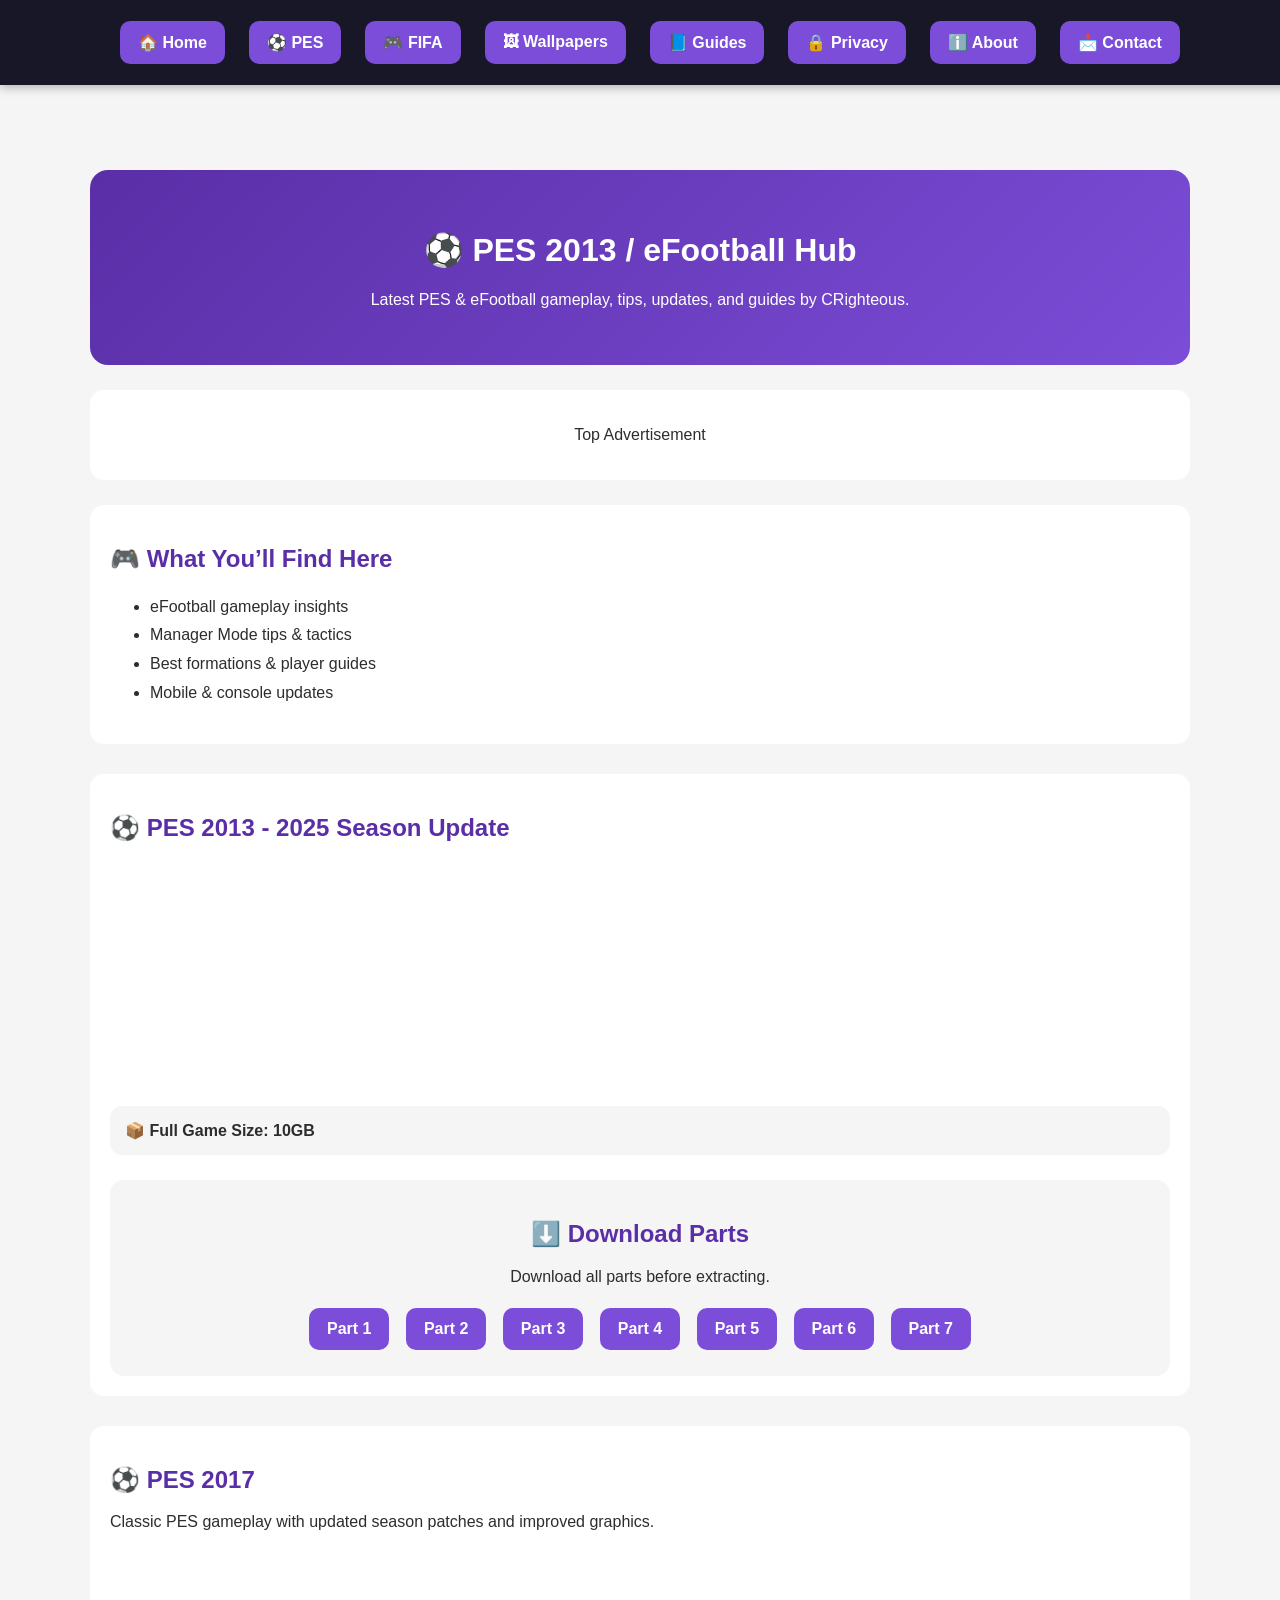
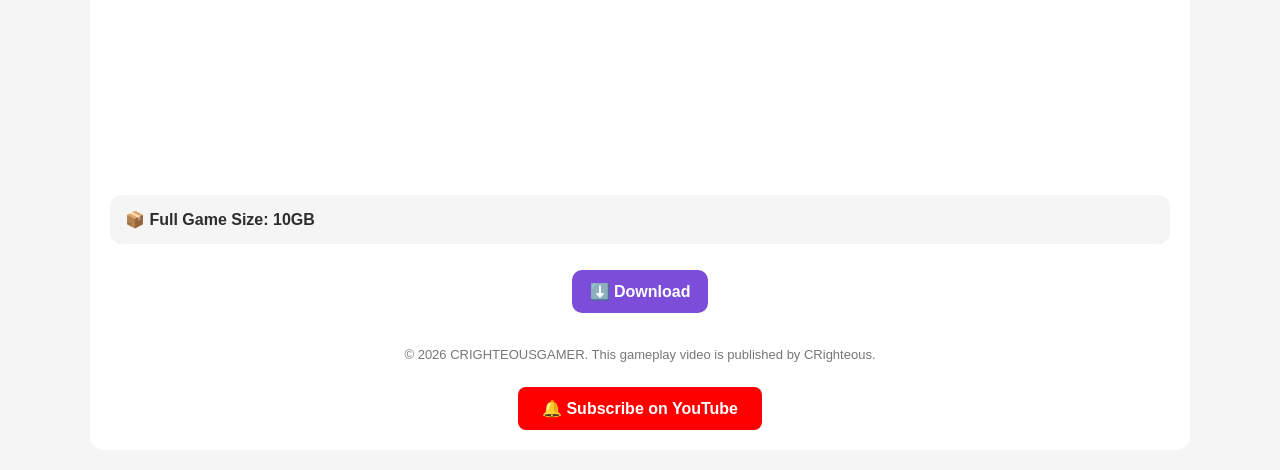
<file: pes.html>
<!DOCTYPE html>
<html>
<head>
  <title>PES - CRIGHTEOUSGAMER</title>

  <meta name="viewport" content="width=device-width, initial-scale=1.0">

  <style>

    body{
      margin:0;
      background:#f5f5f5;
      font-family:Arial,Helvetica,sans-serif;
      color:#2d2d2d;
    }

    .btn{
      display:inline-block;
      margin:6px;
      background:#7b4dd8;
      color:white;
      padding:12px 18px;
      border-radius:10px;
      text-decoration:none;
      font-weight:bold;
    }

  </style>

</head>

<body>

<!-- NAVIGATION MENU -->
<div style="
background:#171727;
padding:15px 10px;
display:flex;
justify-content:center;
flex-wrap:wrap;
gap:12px;
position:fixed;
top:0;
left:0;
width:100%;
z-index:1000;
box-shadow:0 2px 10px rgba(0,0,0,0.3);
">

  <a href="index.html" class="btn">🏠 Home</a>

  <a href="pes.html" class="btn">⚽ PES</a>

  <a href="fifa.html" class="btn">🎮 FIFA</a>

  <a href="wallpapers.html" class="btn">🖼 Wallpapers</a>

  <a href="guides.html" class="btn">📘 Guides</a>

  <a href="privacy.html" class="btn">🔒 Privacy</a>

  <a href="about.html" class="btn">ℹ️ About</a>
<a href="contact.html" class="btn">📩 Contact</a>
</div>

<!-- MAIN CONTENT -->
<div style="max-width:1100px;margin:auto;padding:170px 20px 20px 20px">

  <!-- HERO -->
  <div style="
  background:linear-gradient(135deg,#5a2ea6,#7b4dd8);
  padding:40px 20px;
  border-radius:18px;
  text-align:center;
  color:white;
  ">

    <h1>⚽ PES 2013 / eFootball Hub</h1>

    <p>
      Latest PES & eFootball gameplay, tips,
      updates, and guides by CRighteous.
    </p>

  </div>

  <!-- TOP AD -->
  <div style="
  margin:25px 0;
  background:white;
  padding:20px;
  border-radius:14px;
  text-align:center;
  ">

    <!-- ADSENSE CODE HERE -->

    <p>Top Advertisement</p>

  </div>

  <!-- INFO -->
  <div style="
  background:white;
  padding:20px;
  border-radius:14px;
  margin-top:20px;
  ">

    <h2 style="color:#5a2ea6">
      🎮 What You’ll Find Here
    </h2>

    <ul style="line-height:1.8">
      <li>eFootball gameplay insights</li>
      <li>Manager Mode tips & tactics</li>
      <li>Best formations & player guides</li>
      <li>Mobile & console updates</li>
    </ul>

  </div>

  <!-- PES 2013-2025 -->
  <div style="
  margin-top:30px;
  background:white;
  padding:20px;
  border-radius:14px;
  ">

    <h2 style="color:#5a2ea6">
      ⚽ PES 2013 - 2025 Season Update
    </h2>

    <!-- VIDEO -->
    <div style="
    margin-top:20px;
    border-radius:14px;
    overflow:hidden;
    ">

      <iframe
        width="100%"
        height="220"
        src="https://www.youtube.com/embed/WlLGNZWHCDs"
        title="YouTube video player"
        frameborder="0"
        allowfullscreen>
      </iframe>

    </div>

    <!-- GAME SIZE -->
    <div style="
    margin-top:20px;
    background:#f5f5f5;
    padding:15px;
    border-radius:12px;
    font-weight:bold;
    ">

      📦 Full Game Size: 10GB

    </div>

    <!-- DOWNLOAD SECTION -->
    <div style="
    margin-top:25px;
    background:#f5f5f5;
    padding:20px;
    border-radius:14px;
    text-align:center;
    ">

      <h2 style="color:#5a2ea6">
        ⬇️ Download Parts
      </h2>

      <p>
        Download all parts before extracting.
      </p>

      <a class="btn"
         href="https://modsfire.com/download/b7IP29SqWn6a18B/b65d2"
         target="_blank">
         Part 1
      </a>

      <a class="btn"
         href="https://modsfire.com/download/FG50h463rA40UbH/b2140"
         target="_blank">
         Part 2
      </a>

      <a class="btn"
         href="https://modsfire.com/F4PddrZ8k25qvg2"
         target="_blank">
         Part 3
      </a>

      <a class="btn"
         href="https://modsfire.com/F4PddrZ8k25qvg2"
         target="_blank">
         Part 4
      </a>

      <a class="btn"
         href="https://modsfire.com/22arP2VvEQbh22N"
         target="_blank">
         Part 5
      </a>

      <a class="btn"
         href="https://modsfire.com/6tYpoTQ2HQ561ws"
         target="_blank">
         Part 6
      </a>

      <a class="btn"
         href="https://modsfire.com/0f0tm966Mh07V8q"
         target="_blank">
         Part 7
      </a>

    </div>

  </div>

  <!-- PES 2017 -->
  <div style="
  margin-top:30px;
  background:white;
  padding:20px;
  border-radius:14px;
  ">

    <h2 style="color:#5a2ea6">
      ⚽ PES 2017
    </h2>

    <p>
      Classic PES gameplay with updated season patches and improved graphics.
    </p>

    <!-- VIDEO -->
    <div style="
    margin-top:20px;
    border-radius:14px;
    overflow:hidden;
    ">

      <iframe 
        width="100%" 
        height="220" 
        src="https://www.youtube.com/embed/JCM5yn3zROM"
        title="YouTube video player"
        frameborder="0"
        allowfullscreen>
      </iframe>

    </div>

    <!-- GAME SIZE -->
    <div style="
    margin-top:20px;
    background:#f5f5f5;
    padding:15px;
    border-radius:12px;
    font-weight:bold;
    ">

      📦 Full Game Size: 10GB

    </div>

    <!-- DOWNLOAD -->
    <div style="
    margin-top:20px;
    text-align:center;
    ">

      <a class="btn"
         href="https://pixeldrain.com/u/RgAeTsWu"
         target="_blank">

         ⬇️ Download

      </a>

    </div>

    <!-- COPYRIGHT -->
    <div style="
    margin-top:25px;
    font-size:13px;
    color:#777;
    text-align:center;
    line-height:1.7;
    ">

      © 2026 CRIGHTEOUSGAMER.
      This gameplay video is published by CRighteous.

    </div>

    <!-- SUBSCRIBE -->
    <div style="
    margin-top:20px;
    text-align:center;
    ">

      <a href="https://www.youtube.com/@crighteous?sub_confirmation=1"
         target="_blank"
         style="
         display:inline-block;
         padding:12px 24px;
         background:#ff0000;
         color:white;
         font-weight:bold;
         text-decoration:none;
         border-radius:8px;
         ">

         🔔 Subscribe on YouTube

      </a>

    </div>

  </div>

</div>

</body>
</html>
</file>
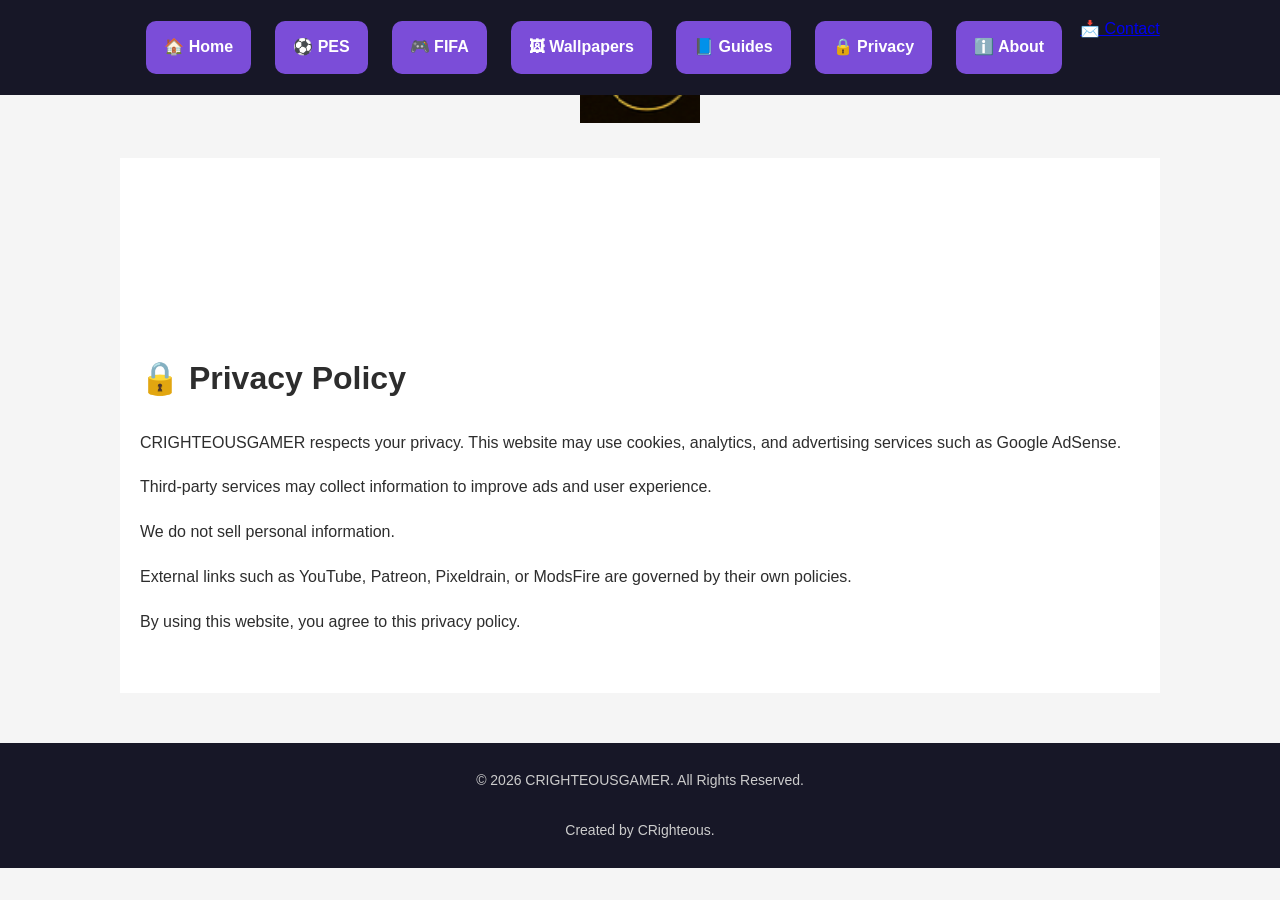
<file: privacy.html>
<!DOCTYPE html>
<html>
<head>
  <title>Privacy Policy - CRIGHTEOUSGAMER</title>

  <meta name="viewport" content="width=device-width, initial-scale=1.0">

  <style>

    body{
      margin:0;
      background:#f5f5f5;
      font-family:Arial,Helvetica,sans-serif;
      color:#2d2d2d;
      line-height:1.8;
    }

    .btn{
      display:inline-block;
      margin:6px;
      background:#7b4dd8;
      color:white;
      padding:12px 18px;
      border-radius:10px;
      text-decoration:none;
      font-weight:bold;
    }

  </style>

</head>

<body>

<!-- MENU -->
<div style="
background:#171727;
padding:15px 10px;
display:flex;
justify-content:center;
flex-wrap:wrap;
gap:12px;
position:fixed;
top:0;
left:0;
width:100%;
z-index:1000;
">

  <a href="index.html" class="btn">🏠 Home</a>
  <a href="pes.html" class="btn">⚽ PES</a>
  <a href="fifa.html" class="btn">🎮 FIFA</a>
  <a href="wallpapers.html" class="btn">🖼 Wallpapers</a>
  <a href="guides.html" class="btn">📘 Guides</a>
  <a href="privacy.html" class="btn">🔒 Privacy</a>
  <a href="about.html" class="btn">ℹ️ About</a>
  <a href="contact.html">📩 Contact</a>

</div>

  <!-- LOGO -->
<div style="text-align:center;margin-bottom:25px">

  <img src="logo.png"
       alt="CRIGHTEOUSGAMER Logo"
       style="
       width:120px;
       max-width:90%;
       ">

</div>
<!-- CONTENT -->
<div style="max-width:1000px;margin:auto;padding:170px 20px 40px 20px;background:white">

  <h1>🔒 Privacy Policy</h1>

  <p>
    CRIGHTEOUSGAMER respects your privacy.
    This website may use cookies, analytics,
    and advertising services such as Google AdSense.
  </p>

  <p>
    Third-party services may collect information
    to improve ads and user experience.
  </p>

  <p>
    We do not sell personal information.
  </p>

  <p>
    External links such as YouTube,
    Patreon, Pixeldrain, or ModsFire
    are governed by their own policies.
  </p>

  <p>
    By using this website,
    you agree to this privacy policy.
  </p>

</div>

  
  <!-- FOOTER -->
<div style="
margin-top:50px;
background:#171727;
color:#cccccc;
padding:25px 20px;
text-align:center;
font-size:14px;
line-height:1.8;
">

  © 2026 CRIGHTEOUSGAMER. All Rights Reserved.
  <br><br>

  Created by CRighteous.

</div>
</body>
</html>
</file>
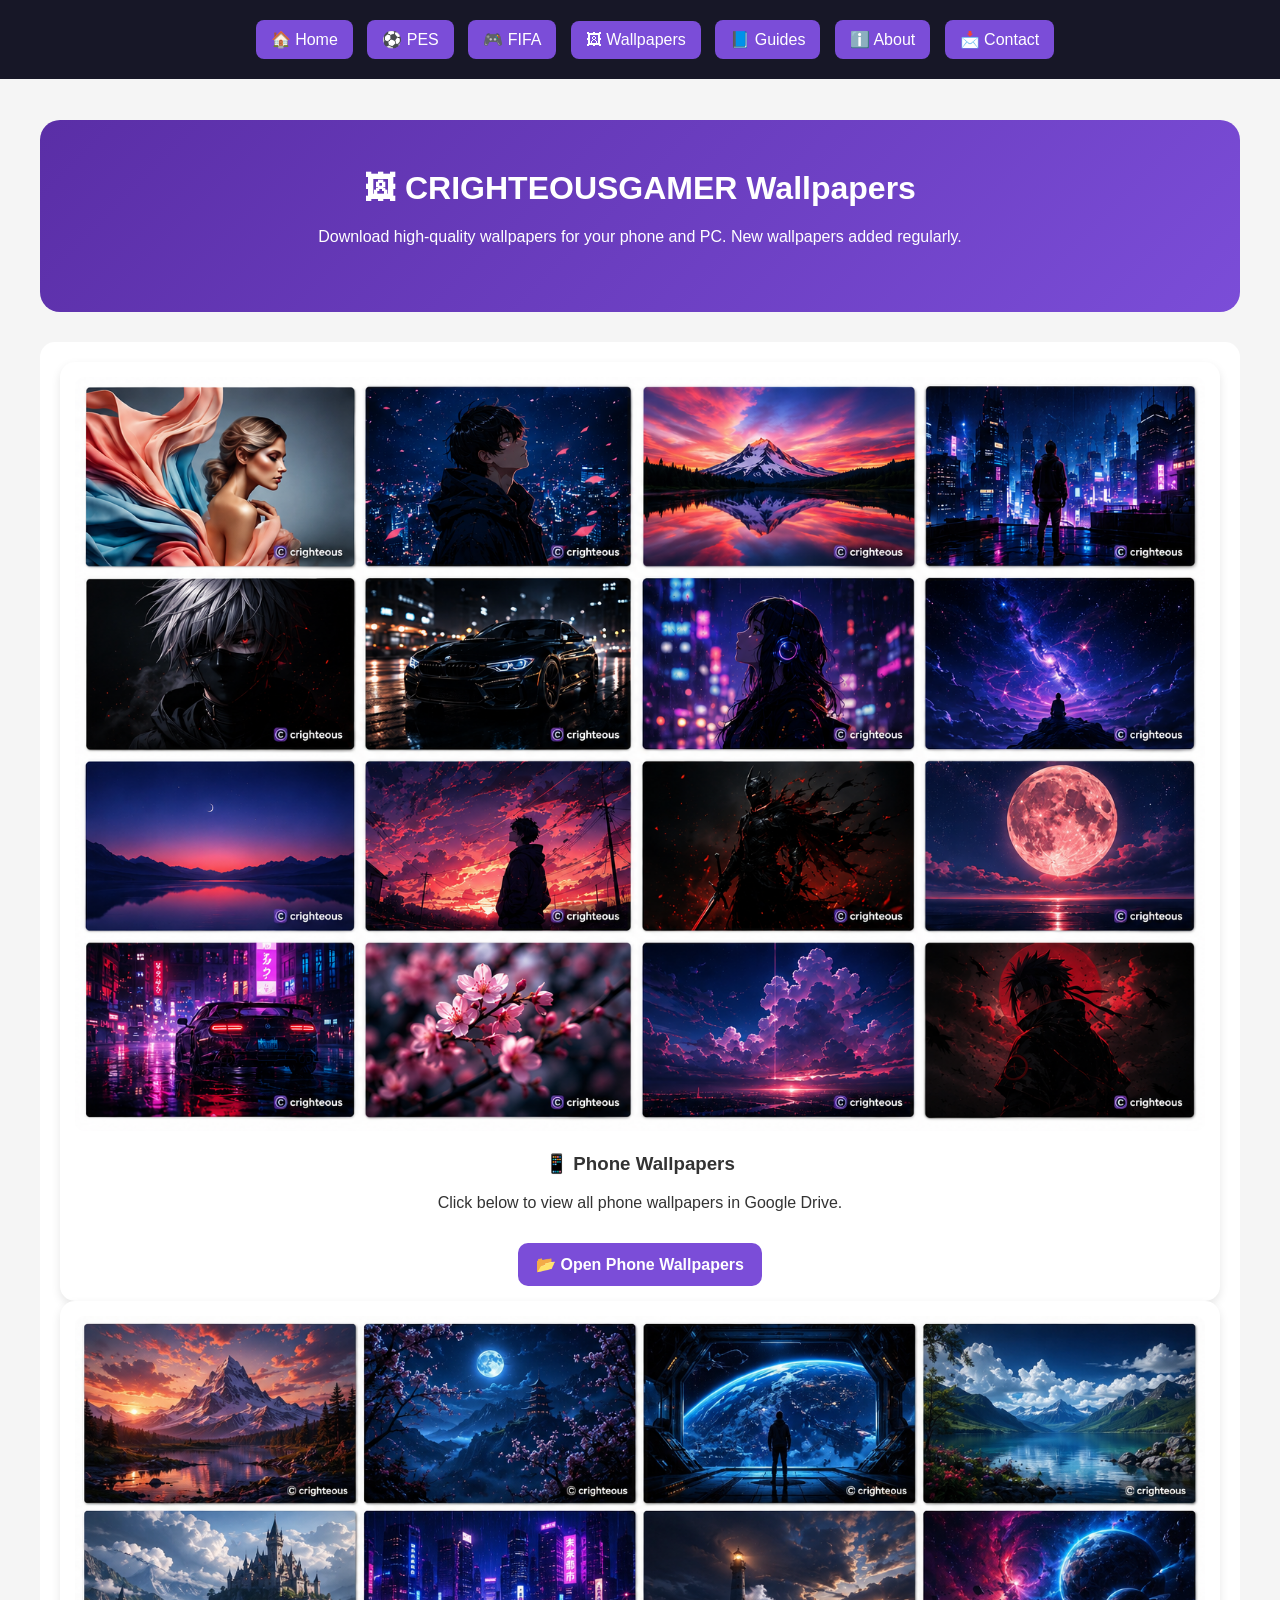
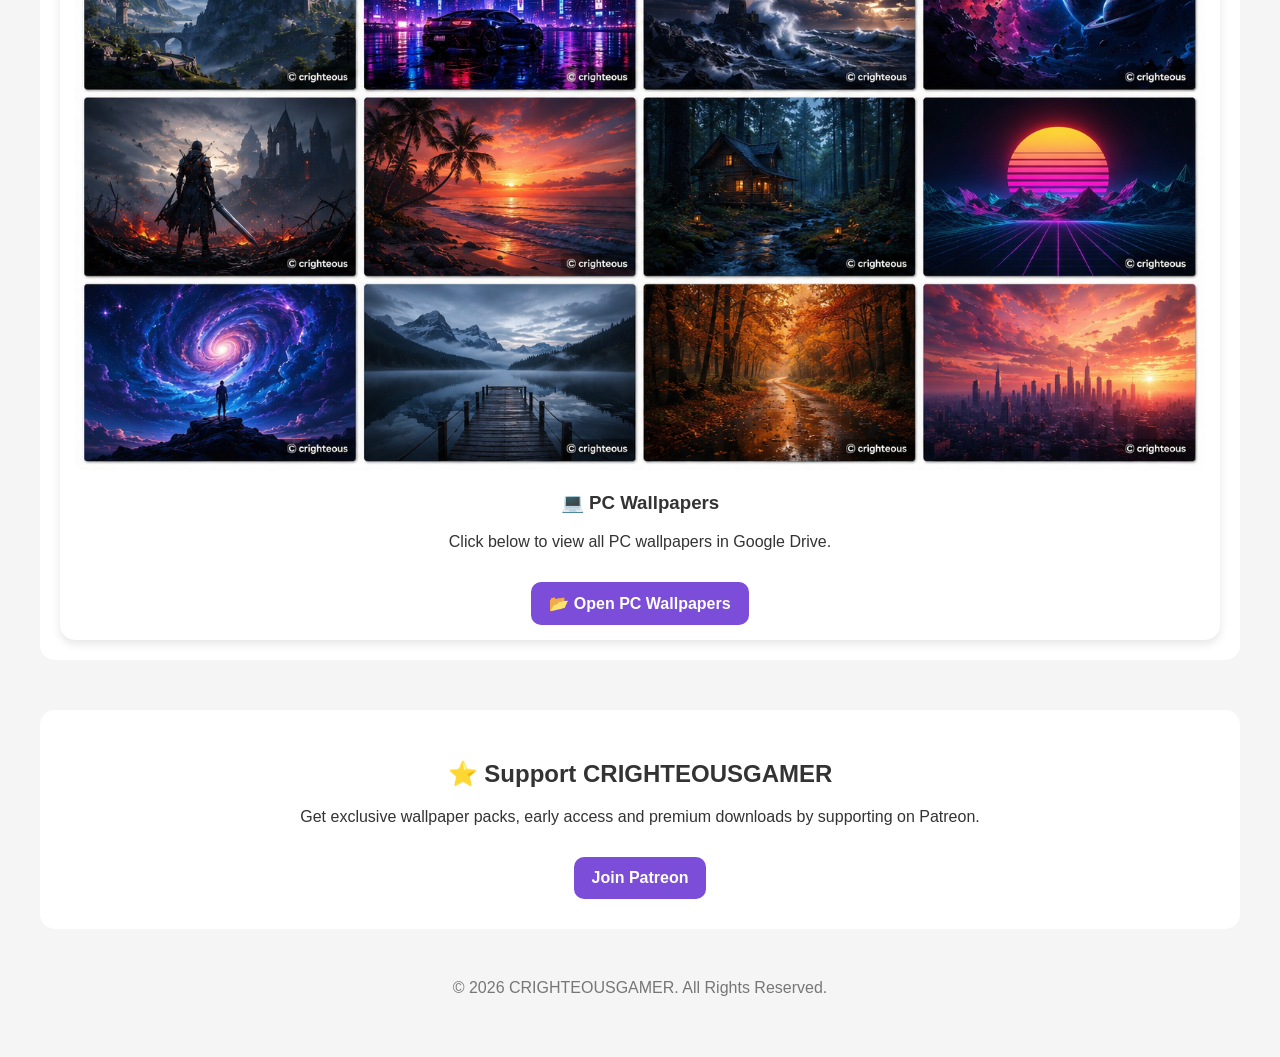
<file: wallpapers.html>
<!DOCTYPE html>
<html lang="en">
<head>

<meta charset="UTF-8">
<meta name="viewport" content="width=device-width, initial-scale=1.0">

<title>Wallpapers - CRIGHTEOUSGAMER</title>

<style>

body{
    margin:0;
    font-family:Arial,Helvetica,sans-serif;
    background:#f5f5f5;
    color:#333;
}

.nav{
    position:fixed;
    top:0;
    width:100%;
    background:#171727;
    padding:15px;
    text-align:center;
    z-index:1000;
}

.nav a{
    color:white;
    text-decoration:none;
    margin:5px;
    padding:10px 15px;
    background:#7b4dd8;
    border-radius:8px;
    display:inline-block;
}

.container{
    max-width:1200px;
    margin:auto;
    padding:120px 20px 30px;
}

.hero{
    background:linear-gradient(135deg,#5a2ea6,#7b4dd8);
    color:white;
    text-align:center;
    padding:50px 20px;
    border-radius:20px;
}

.hero h1{
    margin-top:0;
}

.section-title{
    color:#5a2ea6;
    margin-top:50px;
}

.grid{
    display:grid;
    grid-template-columns:repeat(auto-fit,minmax(250px,1fr));
    gap:20px;
}

.card{
    background:white;
    border-radius:15px;
    overflow:hidden;
    box-shadow:0 4px 10px rgba(0,0,0,0.1);
    padding:15px;
    text-align:center;
}

.card img{
    width:100%;
    border-radius:10px;
}

.btn{
    display:inline-block;
    margin-top:15px;
    background:#7b4dd8;
    color:white;
    text-decoration:none;
    padding:12px 18px;
    border-radius:10px;
    font-weight:bold;
}

.ad-box{
    background:white;
    padding:20px;
    margin:30px 0;
    border-radius:15px;
    text-align:center;
}

.patreon{
    background:white;
    padding:30px;
    border-radius:15px;
    text-align:center;
    margin-top:50px;
}

.footer{
    text-align:center;
    color:#777;
    margin-top:50px;
    padding-bottom:30px;
}

</style>

</head>
<body>

<div class="nav">

<a href="index.html">🏠 Home</a>
<a href="pes.html">⚽ PES</a>
<a href="fifa.html">🎮 FIFA</a>
<a href="wallpapers.html">🖼 Wallpapers</a>
<a href="guides.html">📘 Guides</a>
<a href="about.html">ℹ️ About</a>
<a href="contact.html">📩 Contact</a>

</div>

<div class="container">

<div class="hero">

<h1>🖼 CRIGHTEOUSGAMER Wallpapers</h1>

<p>
Download high-quality wallpapers for your phone and PC.
New wallpapers added regularly.
</p>

</div>

<div class="ad-box">

<!-- GOOGLE ADSENSE -->

<script async
src="https://pagead2.googlesyndication.com/pagead/js/adsbygoogle.js?client=YOUR-PUBLISHER-ID"
crossorigin="anonymous"></script>

<ins class="adsbygoogle"
style="display:block"
data-ad-client="YOUR-PUBLISHER-ID"
data-ad-slot="YOUR-AD-SLOT"
data-ad-format="auto"
data-full-width-responsive="true"></ins>

<script>
(adsbygoogle = window.adsbygoogle || []).push({});
</script>
<div class="card">

    <!-- IMAGE PLACEHOLDER -->
    <img src="file_00000000e45471f4bf3896a9239036e1.png"
         alt="Phone Wallpaper Preview">

    <h3>📱 Phone Wallpapers</h3>

    <p>Click below to view all phone wallpapers in Google Drive.</p>

    <a href="https://drive.google.com/drive/folders/1n7tRpzjfm1GwW3JkLxh-tdrRyj7czBzo?usp=sharing"
       target="_blank"
       class="btn">

       📂 Open Phone Wallpapers

    </a>

</div>
    <div class="card">

    <!-- IMAGE PLACEHOLDER -->
    <img src="file_0000000088787243a2c4fbd0e0932cd4.png"
         alt="PC Wallpaper Preview">

    <h3>💻 PC Wallpapers</h3>

    <p>Click below to view all PC wallpapers in Google Drive.</p>

    <a href="https://drive.google.com/drive/folders/1FdFhvFfLgFpPvLCpVTE3z_ML1s8UcvgH?usp=sharing"
       target="_blank"
       class="btn">

       📂 Open PC Wallpapers

    </a>

    </div>

</div>

<div class="patreon">

<h2>⭐ Support CRIGHTEOUSGAMER</h2>

<p>
Get exclusive wallpaper packs, early access and premium downloads by supporting on Patreon.
</p>

<a href="YOUR_PATREON_LINK" target="_blank" class="btn">
Join Patreon
</a>

</div>

<div class="footer">

© 2026 CRIGHTEOUSGAMER. All Rights Reserved.

</div>

</div>

</body>
</html>
</file>
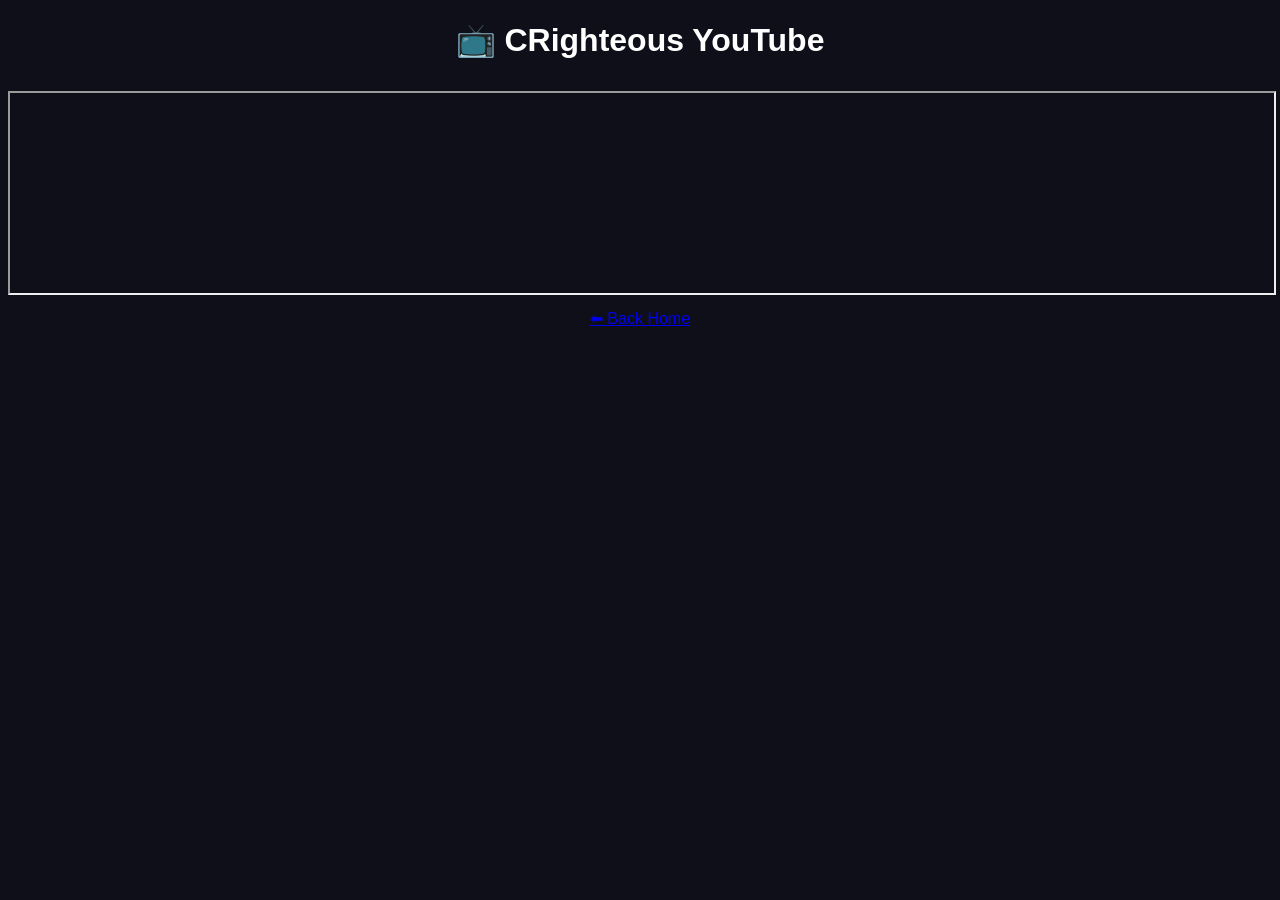
<file: youtube.html>
<!DOCTYPE html>
<html>
<head>
<title>YouTube</title>
<meta name="viewport" content="width=device-width, initial-scale=1.0">
<style>
body { background:#0f0f1a; color:white; text-align:center; font-family:Arial; }
iframe { width:100%; height:200px; margin:10px 0; }
</style>
</head>

<body>

<h1>📺 CRighteous YouTube</h1>

<iframe src="https://www.youtube.com/embed/dQw4w9WgXcQ"></iframe>

<br>
<a href="index.html">⬅ Back Home</a>

</body>
</html>
</file>
<file: Store/styles.css>
@import url('https://fonts.googleapis.com/css2?family=DM+Sans:wght@400;500;600;700&family=Space+Grotesk:wght@400;500;600;700&display=swap');
:root{--bg:#100d16;--panel:#191421;--panel2:#211a2c;--text:#f8f5ff;--muted:#b9b0c7;--purple:#9a70ff;--purple2:#c2a9ff;--line:rgba(255,255,255,.1);--green:#a8e6c2;--radius:18px}
*{box-sizing:border-box}html{scroll-behavior:smooth;scroll-padding-top:90px}body{margin:0;background:var(--bg);color:var(--text);font-family:'DM Sans',sans-serif;line-height:1.5}a{color:inherit;text-decoration:none}button,input,select,textarea{font:inherit}button{cursor:pointer}.announcement{text-align:center;background:#241934;color:#d8c9ff;padding:8px 12px;font-size:.72rem;letter-spacing:.12em;font-weight:700}.site-header{height:78px;display:flex;align-items:center;justify-content:space-between;padding:0 6vw;border-bottom:1px solid var(--line);background:rgba(16,13,22,.95);position:sticky;top:0;z-index:10;backdrop-filter:blur(14px)}.brand{display:flex;gap:10px;align-items:center;letter-spacing:.06em}.brand-mark{width:42px;height:42px;display:grid;place-items:center;border-radius:12px;background:linear-gradient(135deg,#bca3ff,#7542db);color:#160e24;font-family:'Space Grotesk';font-weight:700;font-size:1.1rem}.brand strong,.brand small{display:block;line-height:1.1}.brand strong{font-family:'Space Grotesk';font-size:.92rem}.brand small{font-size:.65rem;letter-spacing:.28em;color:var(--purple2);margin-top:5px}.main-nav{display:flex;gap:30px;color:var(--muted);font-size:.9rem}.main-nav a:hover{color:white}.cart-button{background:var(--panel2);color:white;border:1px solid var(--line);border-radius:999px;padding:10px 16px;font-weight:700}.cart-button span{display:inline-grid;place-items:center;background:var(--purple);color:#160e24;width:23px;height:23px;border-radius:50%;margin-left:5px;font-size:.75rem}.hero{min-height:470px;padding:70px 8vw;display:grid;grid-template-columns:1fr 1fr;align-items:center;gap:30px;background:radial-gradient(ellipse at 80% 35%,rgba(116,67,190,.19),transparent 42%),linear-gradient(120deg,#100d16,#171120)}.hero-content{max-width:540px}.eyebrow{font-size:.72rem;letter-spacing:.19em;font-weight:700;color:var(--purple2);margin:0 0 13px}.hero h1,.section-heading h2,.how-intro h2,.contact-section h2{font-family:'Space Grotesk',sans-serif;letter-spacing:-.045em;line-height:1.03;margin:0;font-size:clamp(2.7rem,5.5vw,4.8rem)}.hero h1 span{color:var(--purple2)}.hero-content>p:not(.eyebrow){color:var(--muted);max-width:420px;margin:22px 0 25px}.primary-button{display:inline-flex;justify-content:center;align-items:center;gap:14px;border:0;border-radius:10px;padding:13px 19px;background:var(--purple);color:#170e24;font-weight:700;transition:transform .15s,background .15s}.primary-button:hover{transform:translateY(-2px);background:var(--purple2)}.hero-points{display:flex;gap:18px;margin-top:24px;color:#d1c7dd;font-size:.78rem;flex-wrap:wrap}.hero-points span:first-child{color:var(--green)}.hero-art{min-height:330px;position:relative;display:grid;place-items:center;overflow:hidden}.orbit{position:absolute;border:1px solid rgba(194,169,255,.2);border-radius:50%;width:320px;height:320px}.orbit-two{width:410px;height:410px;border-color:rgba(194,169,255,.1)}.art-card{position:absolute;box-shadow:0 25px 80px rgba(0,0,0,.35)}.art-shirt{width:205px;height:230px;background:linear-gradient(145deg,#2b2237,#17121f);border:1px solid rgba(255,255,255,.15);border-radius:18px;left:15%;top:19%;padding:18px;transform:rotate(-8deg);display:flex;flex-direction:column;justify-content:space-between;color:#cdbaff;font-size:.7rem;letter-spacing:.12em}.shirt-icon{font-size:5.4rem;text-align:center;color:#a887ff;text-shadow:0 0 35px #8352e5}.art-shirt small{color:#b8aec6}.art-phone{width:135px;height:245px;background:#08070b;border:5px solid #6f5d89;border-radius:27px;right:17%;top:20%;padding:9px;transform:rotate(9deg)}.phone-screen{height:100%;border-radius:18px;background:linear-gradient(155deg,#b79aff,#47316c 55%,#17111f);display:flex;flex-direction:column;align-items:center;justify-content:center;gap:8px}.phone-screen span{font-family:'Space Grotesk';font-size:2.6rem;font-weight:700;color:#fff}.phone-screen i{font-style:normal;font-size:.48rem;letter-spacing:.1em}.art-tag{position:absolute;bottom:9%;right:11%;background:#d7ffeb;color:#17261f;padding:12px 15px;font-size:.68rem;font-weight:700;letter-spacing:.08em;transform:rotate(-7deg);box-shadow:0 10px 35px #08070b}.trust-strip{display:grid;grid-template-columns:repeat(3,1fr);padding:24px 8vw;border-bottom:1px solid var(--line);border-top:1px solid var(--line);gap:22px}.trust-strip>div{display:flex;align-items:center;gap:13px}.trust-strip>div>span{font-family:'Space Grotesk';color:var(--purple2);font-size:1.1rem}.trust-strip p{margin:0}.trust-strip strong,.trust-strip small{display:block}.trust-strip strong{font-size:.9rem}.trust-strip small{color:var(--muted);font-size:.75rem;margin-top:3px}.shop-section{padding:76px 8vw}.section-heading{display:flex;align-items:end;justify-content:space-between;gap:20px}.section-heading h2,.how-intro h2,.contact-section h2{font-size:clamp(2rem,4vw,3.1rem)}.search-box{display:flex;align-items:center;gap:8px;padding:0 14px;border:1px solid var(--line);border-radius:10px;background:var(--panel);color:var(--muted);min-width:230px}.search-box>span{font-size:1.4rem}.search-box input{width:100%;padding:12px 0;background:transparent;border:0;outline:0;color:white}.shop-controls{display:flex;justify-content:space-between;align-items:center;gap:20px;margin:28px 0}.category-tabs{display:flex;gap:8px;flex-wrap:wrap}.category-tab{background:transparent;border:1px solid var(--line);color:var(--muted);padding:9px 14px;border-radius:999px;font-size:.82rem}.category-tab.active,.category-tab:hover{background:var(--purple);border-color:var(--purple);color:#180f26}.sort-label{display:flex;align-items:center;gap:8px;color:var(--muted);font-size:.8rem}.sort-label select{background:var(--panel);color:white;border:1px solid var(--line);padding:9px;border-radius:8px}.product-grid{display:grid;grid-template-columns:repeat(4,minmax(0,1fr));gap:18px}.product-card{background:var(--panel);border:1px solid var(--line);border-radius:var(--radius);overflow:hidden;min-width:0;transition:transform .18s,border-color .18s}.product-card:hover{transform:translateY(-4px);border-color:rgba(194,169,255,.4)}.product-image-wrap{position:relative;aspect-ratio:4/4.2;background:#251d31;overflow:hidden}.product-image{width:100%;height:100%;object-fit:cover;display:block}.product-placeholder{width:100%;height:100%;display:grid;place-items:center;font-family:'Space Grotesk';font-size:4rem;color:#c4aaff;background:radial-gradient(circle at 50% 40%,#5a4178,#251d31 70%)}.product-badge{position:absolute;top:12px;left:12px;background:#d7ffeb;color:#17261f;font-size:.65rem;font-weight:700;padding:5px 8px;border-radius:6px}.product-info{padding:15px}.product-category{font-size:.68rem;text-transform:uppercase;letter-spacing:.1em;color:var(--purple2);margin:0 0 5px}.product-info h3{font-family:'Space Grotesk';font-size:1rem;margin:0;line-height:1.3}.product-description{color:var(--muted);font-size:.78rem;min-height:38px;margin:8px 0}.product-bottom{display:flex;align-items:center;justify-content:space-between;gap:8px;margin-top:12px}.product-price{font-weight:700;font-family:'Space Grotesk';font-size:1.05rem;white-space:nowrap}.add-button{border:1px solid var(--line);background:#30243f;color:#fff;border-radius:9px;padding:8px 10px;font-weight:700;font-size:.78rem}.add-button:hover{background:var(--purple);color:#170e24}.stock-note,.empty-state{color:var(--muted);font-size:.8rem;margin-top:22px}.how-section{padding:65px 8vw;background:#171220;display:grid;grid-template-columns:.8fr 1.2fr;gap:60px}.how-intro>p:last-child{color:var(--muted);max-width:320px}.steps{display:grid;grid-template-columns:repeat(3,1fr);gap:15px}.steps article{border-top:1px solid #59466f;padding-top:18px}.steps article>span{font-family:'Space Grotesk';color:var(--purple2);font-size:.9rem}.steps h3{font-family:'Space Grotesk';font-size:1rem;margin:22px 0 8px}.steps p{color:var(--muted);font-size:.8rem;margin:0}.contact-section{padding:55px 8vw;display:flex;align-items:center;justify-content:space-between;gap:25px;border-bottom:1px solid var(--line)}.contact-section p:not(.eyebrow){color:var(--muted)}.site-footer{padding:28px 8vw;display:flex;align-items:center;justify-content:space-between;gap:18px;flex-wrap:wrap;color:var(--muted);font-size:.78rem}.footer-brand{color:white}.site-footer p{margin:0}.cart-backdrop{position:fixed;inset:0;background:rgba(0,0,0,.65);z-index:20}.cart-drawer{position:fixed;right:0;top:0;bottom:0;width:min(440px,100%);background:#171220;z-index:21;display:flex;flex-direction:column;padding:25px;transform:translateX(105%);transition:transform .22s ease;box-shadow:-20px 0 80px rgba(0,0,0,.3)}.cart-drawer.open{transform:translateX(0)}.cart-header,.dialog-header{display:flex;align-items:center;justify-content:space-between;gap:12px;border-bottom:1px solid var(--line);padding-bottom:16px}.cart-header h2,.dialog-header h2{font-family:'Space Grotesk';font-size:1.7rem;margin:0}.icon-button{border:1px solid var(--line);background:var(--panel2);color:white;border-radius:9px;width:38px;height:38px;font-size:1.5rem;line-height:1}.cart-items{overflow:auto;flex:1;padding:12px 0}.cart-line{display:grid;grid-template-columns:62px 1fr auto;gap:12px;align-items:center;padding:14px 0;border-bottom:1px solid var(--line)}.cart-thumb{width:62px;height:70px;border-radius:9px;background:#30243f;object-fit:cover;display:grid;place-items:center;color:#c4aaff;font-size:1.5rem}.cart-line h3{font-size:.88rem;margin:0 0 4px}.cart-line p{font-size:.78rem;color:var(--muted);margin:0}.qty-controls{display:flex;align-items:center;gap:9px;margin-top:8px}.qty-controls button{width:25px;height:25px;border-radius:6px;background:#30243f;color:white;border:1px solid var(--line)}.remove-button{background:transparent;border:0;color:#d9bfff;font-size:.75rem;margin-top:6px;padding:0}.cart-line-total{font-size:.8rem;font-weight:700;white-space:nowrap}.cart-bottom{border-top:1px solid var(--line);padding-top:16px}.cart-total,.dialog-total{display:flex;justify-content:space-between;align-items:center;font-size:1rem}.cart-total strong,.dialog-total strong{font-family:'Space Grotesk';font-size:1.3rem}.cart-bottom>p,.form-note,.privacy-note{font-size:.76rem;color:var(--muted)}.full-button{width:100%;margin-top:12px}.text-button{display:block;background:transparent;border:0;color:var(--muted);margin:12px auto 0;padding:7px}.checkout-dialog{width:min(540px,calc(100% - 24px));max-height:90vh;overflow:auto;background:#171220;color:white;border:1px solid var(--line);border-radius:18px;padding:24px}.checkout-dialog::backdrop{background:rgba(0,0,0,.72)}.checkout-dialog form>label{display:block;margin-top:15px;font-size:.8rem;color:#ddd4e9}.checkout-dialog input,.checkout-dialog textarea,.checkout-dialog select{display:block;width:100%;margin-top:6px;background:#211a2c;border:1px solid var(--line);border-radius:9px;padding:11px;color:white;outline:none}.checkout-dialog input:focus,.checkout-dialog textarea:focus,.checkout-dialog select:focus{border-color:var(--purple)}.dialog-total{border-top:1px solid var(--line);margin-top:18px;padding-top:16px}.privacy-note{text-align:center}.toast{position:fixed;bottom:22px;left:50%;transform:translate(-50%,20px);opacity:0;pointer-events:none;background:#d7ffeb;color:#17261f;padding:11px 17px;border-radius:10px;font-size:.85rem;font-weight:700;z-index:50;transition:all .2s}.toast.show{opacity:1;transform:translate(-50%,0)}.sr-only{position:absolute;width:1px;height:1px;padding:0;margin:-1px;overflow:hidden;clip:rect(0,0,0,0);white-space:nowrap;border:0}
@media(max-width:1000px){.product-grid{grid-template-columns:repeat(3,minmax(0,1fr))}.hero{padding-left:6vw;padding-right:6vw}.shop-section,.how-section,.contact-section{padding-left:6vw;padding-right:6vw}.how-section{gap:30px}}
@media(max-width:720px){.site-header{padding:0 5vw;height:70px}.main-nav{display:none}.hero{grid-template-columns:1fr;padding:54px 6vw 25px;gap:0}.hero h1{font-size:3.25rem}.hero-art{min-height:300px}.art-shirt{left:17%;width:170px;height:205px}.art-phone{right:18%;width:115px;height:210px}.trust-strip{grid-template-columns:1fr;padding:20px 7vw;gap:16px}.shop-section{padding:55px 5vw}.section-heading{align-items:stretch;flex-direction:column}.search-box{width:100%}.shop-controls{align-items:flex-start;flex-direction:column}.product-grid{grid-template-columns:repeat(2,minmax(0,1fr));gap:12px}.product-info{padding:11px}.product-info h3{font-size:.9rem}.product-description{font-size:.72rem;min-height:48px}.product-bottom{align-items:flex-start;flex-direction:column}.add-button{width:100%}.product-price{font-size:1rem}.how-section{grid-template-columns:1fr;padding:50px 6vw;gap:25px}.steps{grid-template-columns:1fr;gap:22px}.steps h3{margin:10px 0 5px}.contact-section{padding:45px 6vw;align-items:flex-start;flex-direction:column}.site-footer{padding:25px 6vw;align-items:flex-start;flex-direction:column;gap:12px}.sort-label{width:100%;justify-content:space-between}.sort-label select{flex:1;max-width:220px}}
@media(prefers-reduced-motion:reduce){*,*::before,*::after{scroll-behavior:auto!important;transition:none!important}}
</file>
